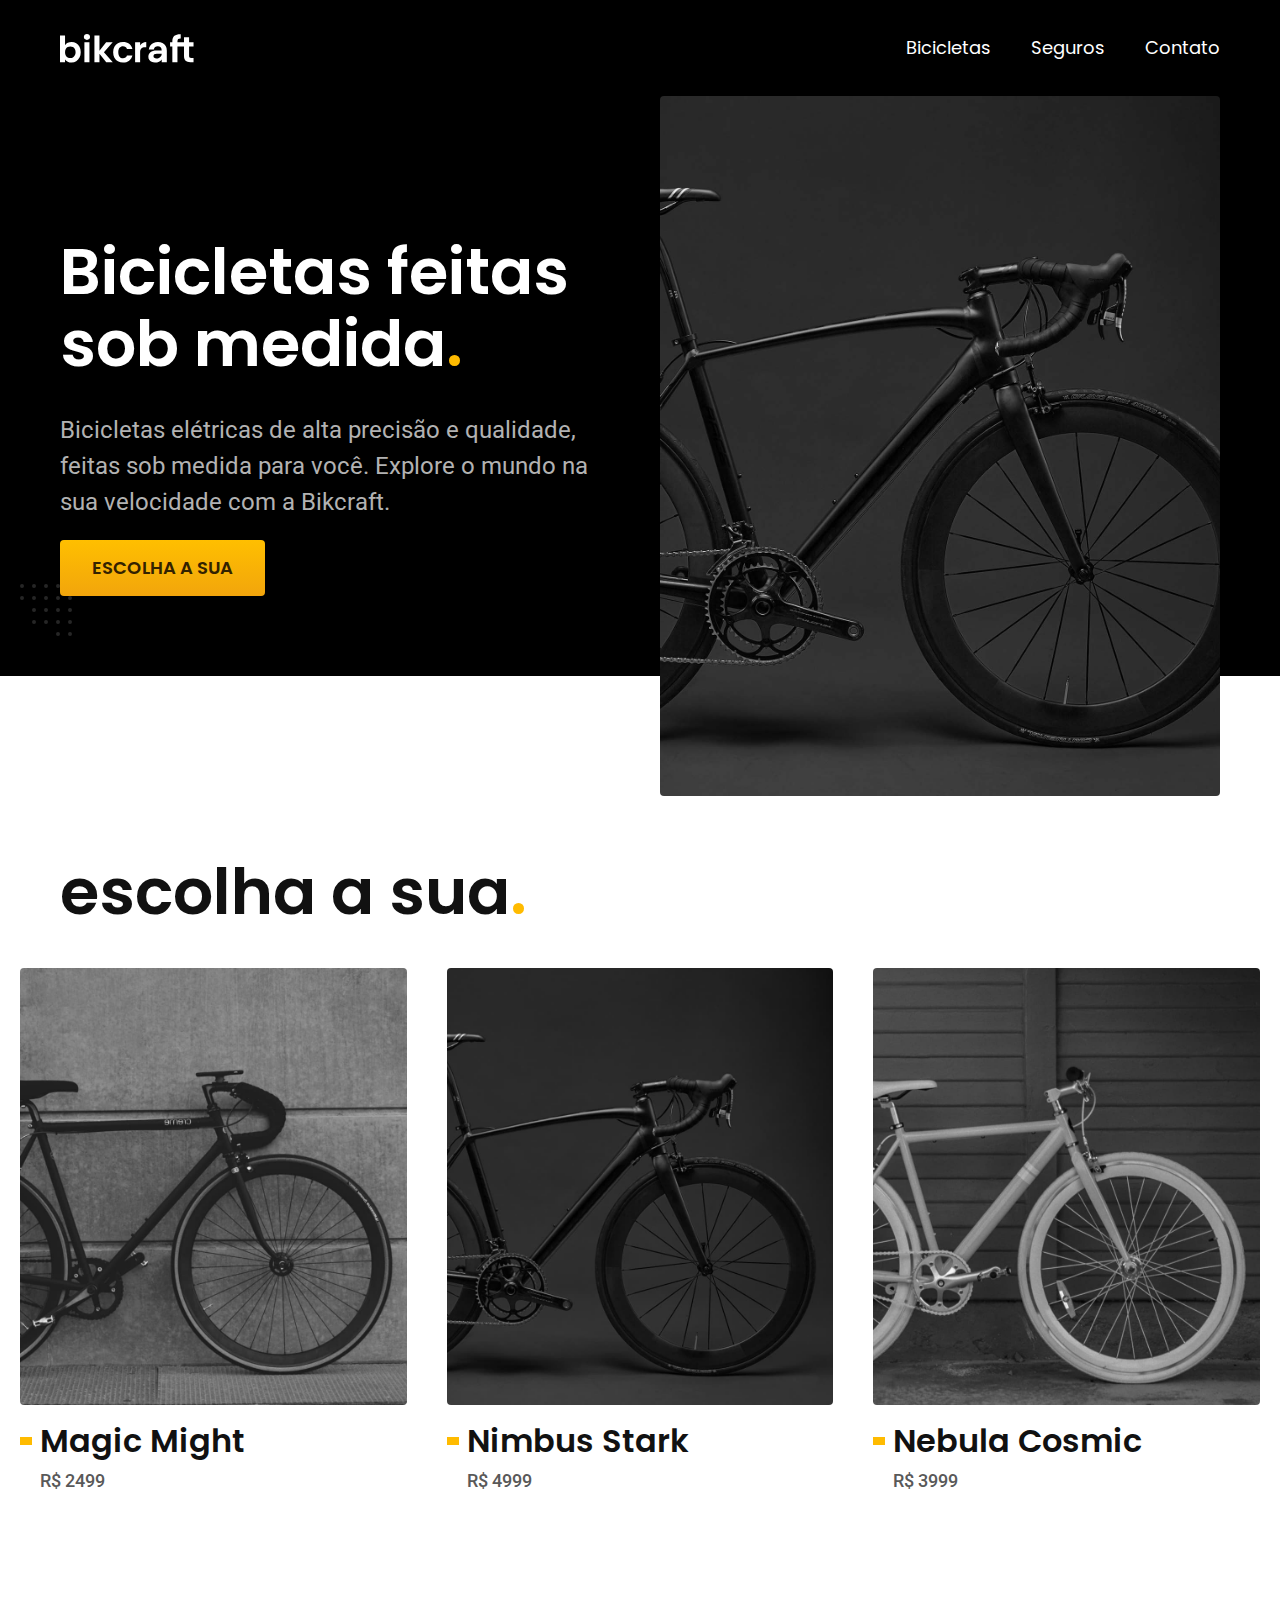
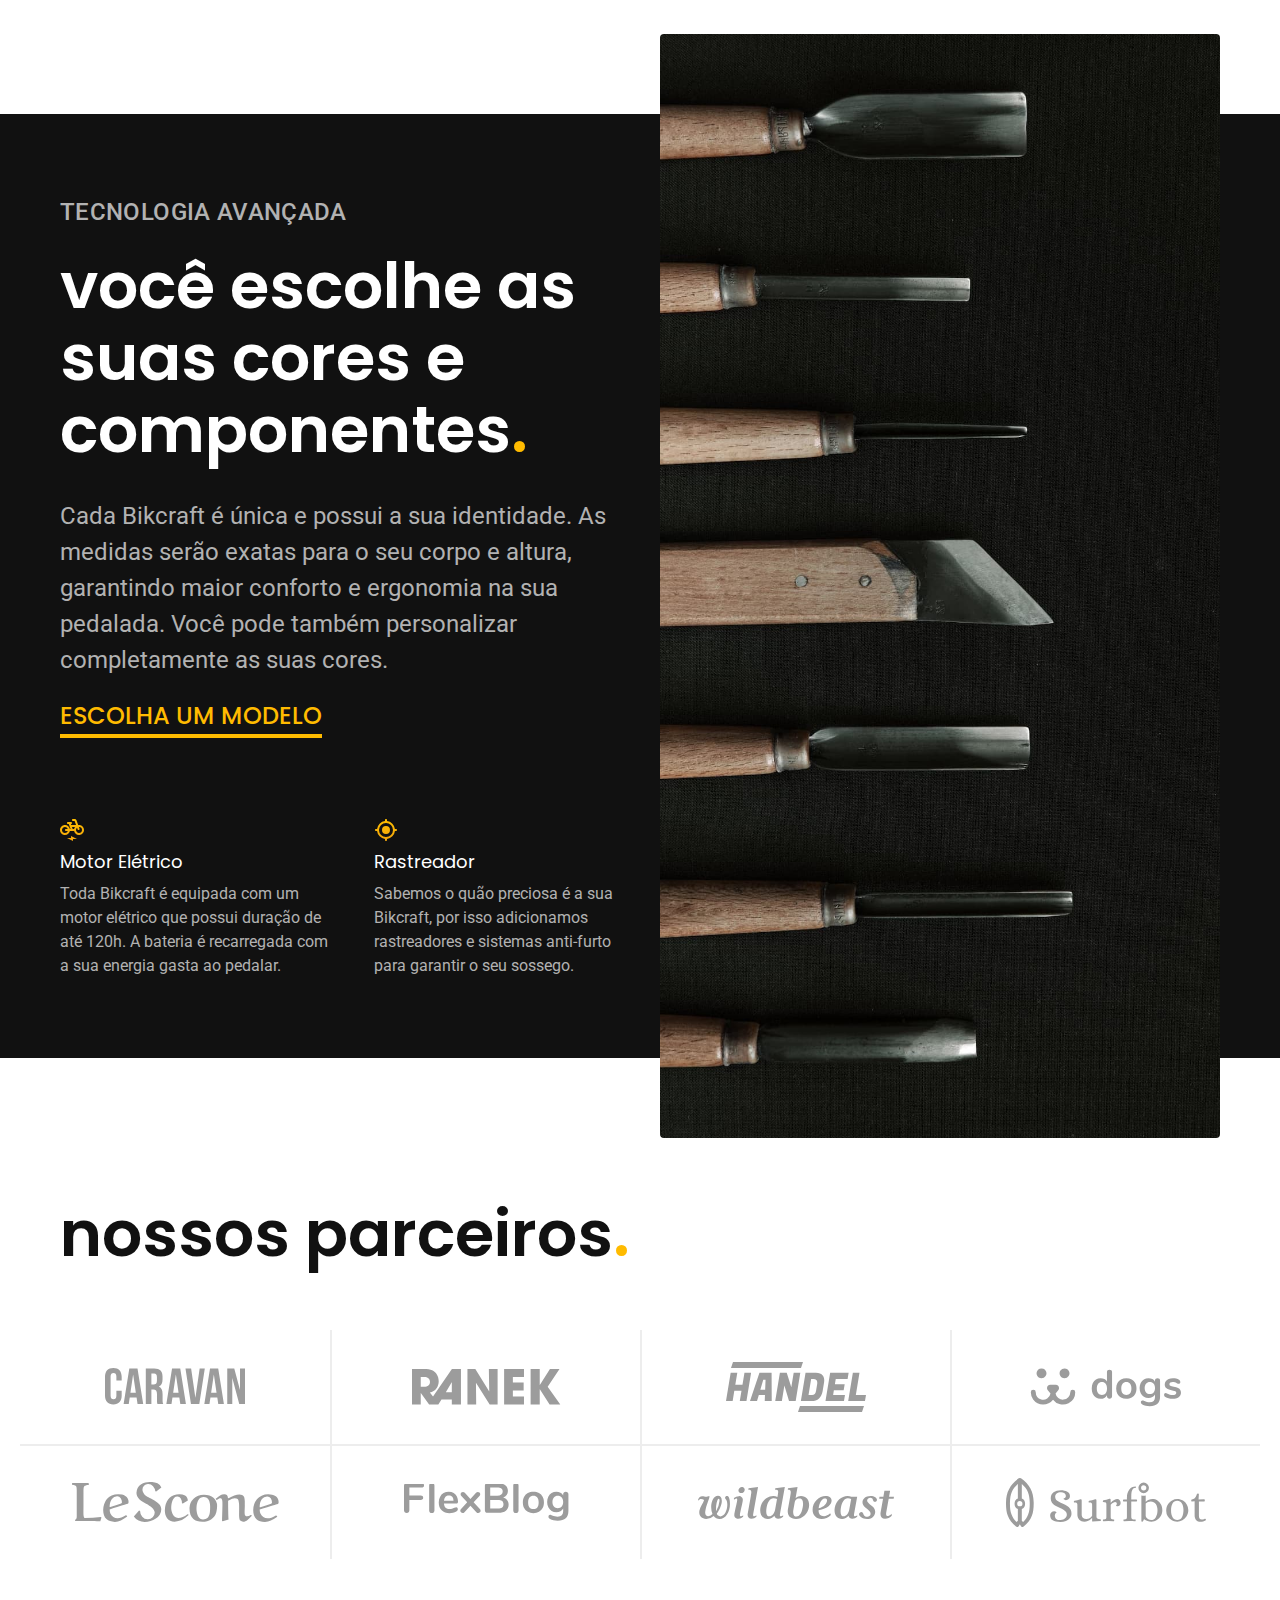
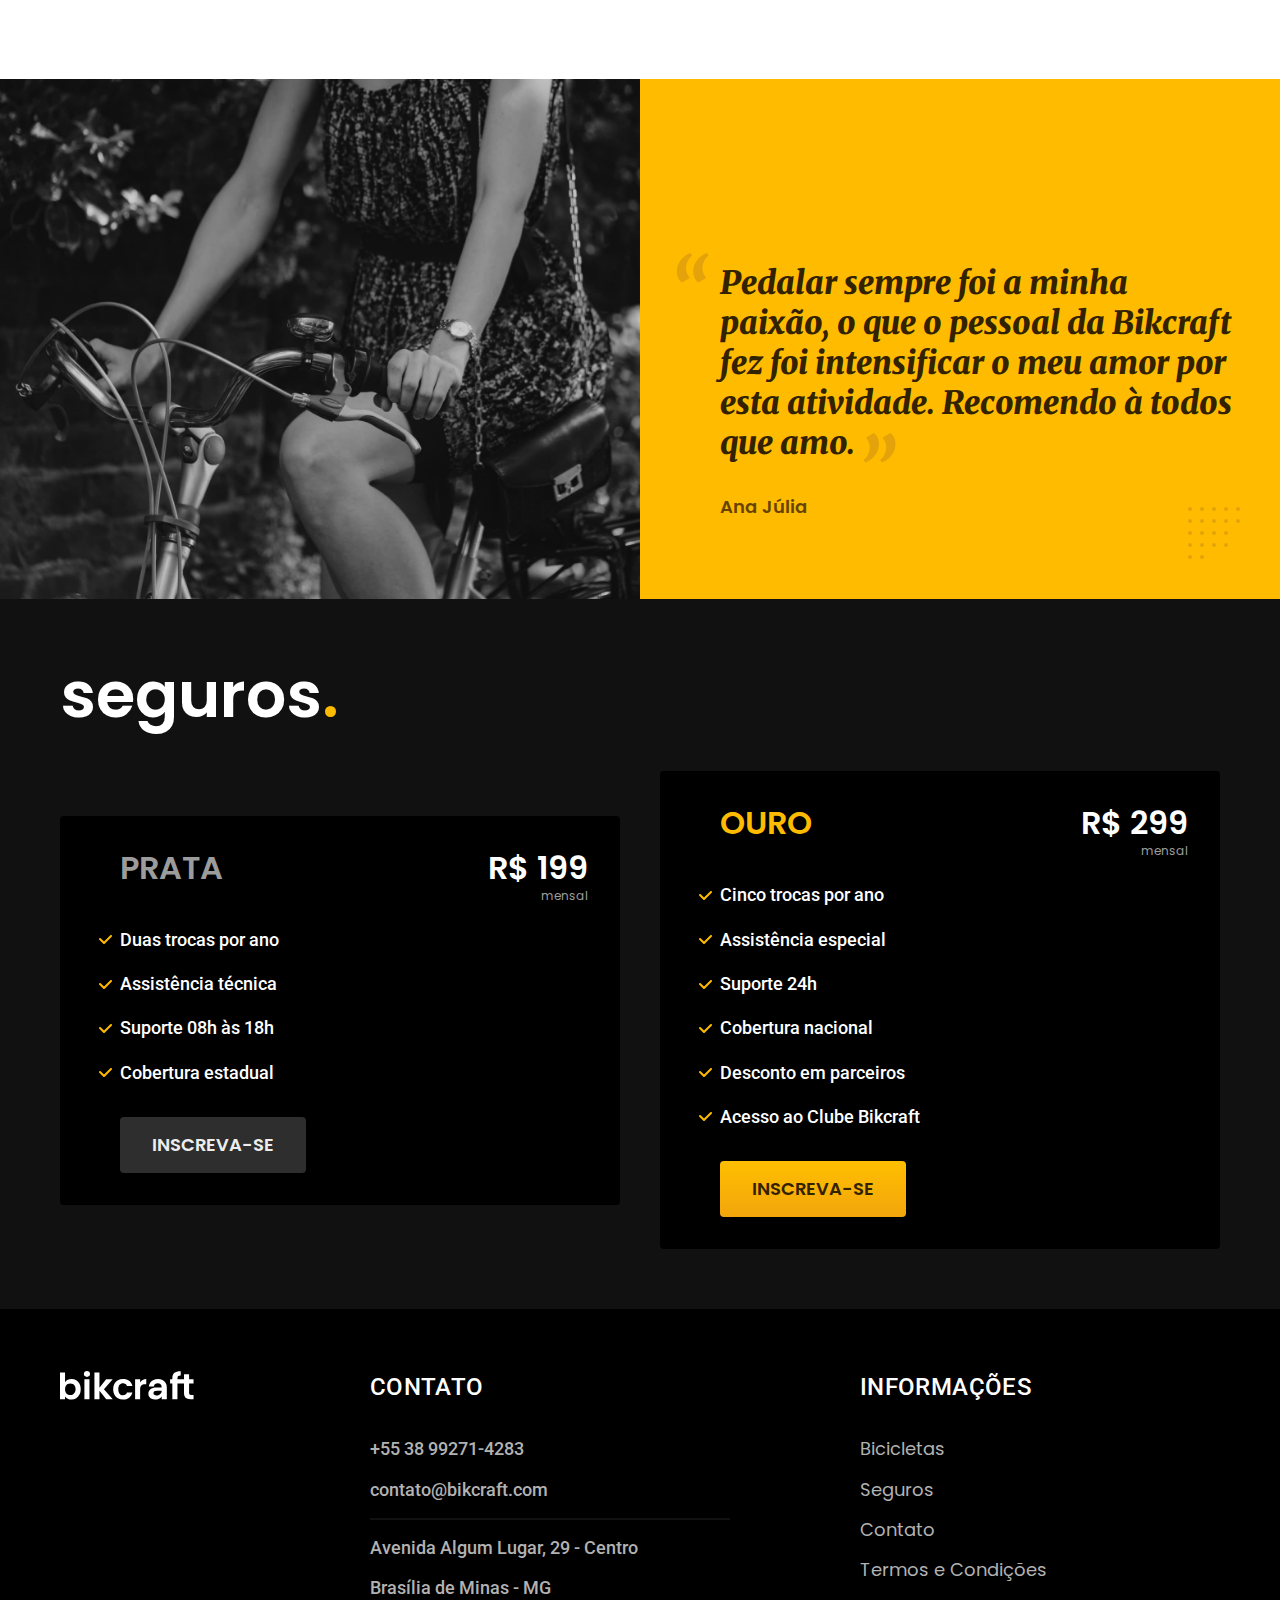
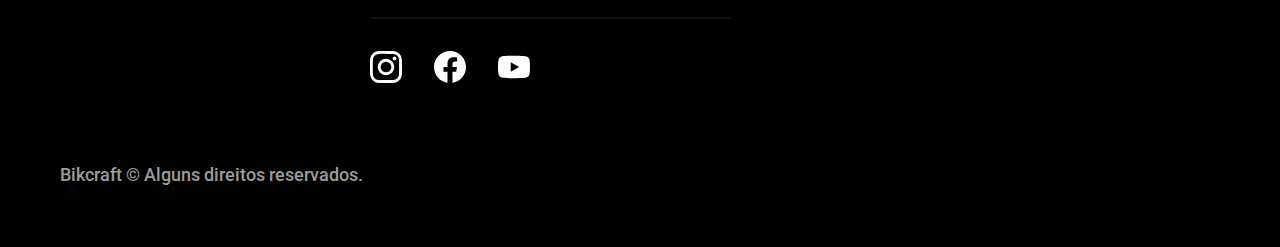
<file: index.html>
<!DOCTYPE html>
<html lang="pt-br">

<head>
  <meta charset="UTF-8">
  <meta name="viewport" content="width=device-width, initial-scale=1.0">

  <title>Bikcraft - Bicicletas Elétricas</title>
  <meta name="description" content="Bicicletas elétricas de alta precisão e qualidade, feitas sob medida para o cliente. Explore o mundo na sua velocidade com a Bikcraft.">

  <link rel="icon" href="./favicon.svg" type="image/svg+xml">
  <link rel="preload" href="./css/style.min.css" as="style">
  <link rel="stylesheet" href="./css/style.min.css">

  <script>document.documentElement.classList.add('js');</script>

  <link rel="preconnect" href="https://fonts.googleapis.com">
  <link rel="preconnect" href="https://fonts.gstatic.com" crossorigin>
  <link href="https://fonts.googleapis.com/css2?family=Merriweather:ital,wght@1,900&family=Poppins:wght@400;600&family=Roboto:wght@400;500&display=swap" rel="stylesheet">
</head>

<body>
  <header class="header-bg">
    <div class="header container">
      <a href="./">
        <img src="./img/bikcraft.svg" width="136" height="32" alt="Bikcraft">
      </a>

      <nav aria-label="primaria">
        <ul class="header-menu font-1-m cor-0">
          <li><a href="./bicicletas.html">Bicicletas</a></li>
          <li><a href="./seguros.html">Seguros</a></li>
          <li><a href="./contato.html">Contato</a></li>
        </ul>
      </nav>
    </div>
  </header>

  <main class="introducao-bg">
    <div class="introducao container">
      <div class="introducao-conteudo">
        <h1 class="font-1-xxl cor-0 fadeInDown" data-anime="200">Bicicletas feitas sob medida<span class="cor-p1">.</span></h1>
        <p class="font-2-l cor-5 fadeInDown" data-anime="400">Bicicletas elétricas de alta precisão e qualidade, feitas sob medida para você. Explore o mundo na sua velocidade com a Bikcraft.</p>
        <a class="botao fadeInDown" data-anime="600" href="./bicicletas.html">Escolha a sua</a>
      </div>
      <picture data-anime="800" class="fadeInDown">
        <source media="(max-width: 800px)" srcset="./img/bicicletas/nimbus.jpg">
        <img src="./img/fotos/introducao.jpg" width="1280" height="1600" alt="Bicicleta elétrica preta.">
      </picture>
    </div>
  </main>

  <article class="bicicletas-lista">
    <h2 class="container font-1-xxl">escolha a sua<span class="cor-p1">.</span></h2>

    <ul>
      <li>
        <a href="./bicicletas/magic.html">
          <img src="./img/bicicletas/magic-home.jpg" width="920" height="1040" alt="Bicicleta preta">
          <h3 class="font-1-xl">Magic Might</h3>
          <span class="font-2-m cor-8">R$ 2499</span>
        </a>
      </li>
      <li>
        <a href="./bicicletas/nimbus.html">
          <img src="./img/bicicletas/nimbus-home.jpg" width="920" height="1040" alt="Bicicleta preta">
          <h3 class="font-1-xl">Nimbus Stark</h3>
          <span class="font-2-m cor-8">R$ 4999</span>
        </a>
      </li>
      <li>
        <a href="./bicicletas/nebula.html">
          <img src="./img/bicicletas/nebula-home.jpg" width="920" height="1040" alt="Bicicleta preta">
          <h3 class="font-1-xl">Nebula Cosmic</h3>
          <span class="font-2-m cor-8">R$ 3999</span>
        </a>
      </li>
    </ul>
  </article>

  <article class="tecnologia-bg">
    <div class="tecnologia container">
      <div class="tecnologia-conteudo">
        <span class="font-2-l-b cor-5">Tecnologia Avançada</span>
        <h2 class="font-1-xxl cor-0">você escolhe as suas cores e componentes<span class="cor-p1">.</span></h2>
        <p class="font-2-l cor-5">Cada Bikcraft é única e possui a sua identidade. As medidas serão exatas para o seu corpo e altura, garantindo maior conforto e ergonomia na sua pedalada. Você pode também personalizar completamente as suas cores.</p>
        <a class="link" href="./bicicletas.html">Escolha um modelo</a>
        <div class="tecnologia-vantagens">
          <div>
            <img src="./img/icones/eletrica.svg" width="24" height="24" alt="">
            <h3 class="font-1-m cor-0">Motor Elétrico</h3>
            <p class="font-2-s cor-5">Toda Bikcraft é equipada com um motor elétrico que possui duração de até 120h. A bateria é recarregada com a sua energia gasta ao pedalar.</p>
          </div>
          <div>
            <img src="./img/icones/rastreador.svg" width="24 " height="24" alt="">
            <h3 class="font-1-m cor-0">Rastreador</h3>
            <p class="font-2-s cor-5">Sabemos o quão preciosa é a sua Bikcraft, por isso adicionamos rastreadores e sistemas anti-furto para garantir o seu sossego.</p>
          </div>
        </div>
      </div>
      <div class="tecnologia-imagem">
        <img src="./img/fotos/tecnologia.jpg" width="1200" height="1920" alt="">
      </div>
    </div>
  </article>

  <section class="parceiros" aria-label="Nossos Parceiros">
    <h2 class="container font-1-xxl">nossos parceiros<span class="cor-p1">.</span></h2>

    <ul>
      <li><img src="./img/parceiros/caravan.svg" alt="caravan" width="140" height="38"></li>
      <li><img src="./img/parceiros/ranek.svg" alt="ranek" width="149" height="36"></li>
      <li><img src="./img/parceiros/handel.svg" alt="handel" width="140" height="50"></li>
      <li><img src="./img/parceiros/dogs.svg" alt="dogs" width="152" height="39"></li>
      <li><img src="./img/parceiros/lescone.svg" alt="lescone" width="208" height="41"></li>
      <li><img src="./img/parceiros/flexblog.svg" alt="flexblog" width="165" height="38"></li>
      <li><img src="./img/parceiros/wildbeast.svg" alt="wildbeast" width="196" height="34"></li>
      <li><img src="./img/parceiros/surfbot.svg" alt="surfbot" width="200" height="49"></li>
    </ul>
  </section>

  <section class="depoimento" aria-label="Depoimento">
    <div>
      <img src="./img/fotos/depoimento.jpg" width="1560" height="1360" alt="Pessoa pedalando uma bicicleta Bikcraft">
    </div>
    <div class="depoimento-conteudo">
      <blockquote class="font-1-xl cor-p5">
        <p>Pedalar sempre foi a minha paixão, o que o pessoal da Bikcraft fez foi intensificar o meu amor por esta atividade. Recomendo à todos que amo.</p>
      </blockquote>
      <span class="font-1-m-b cor-p4">Ana Júlia</span>
    </div>
  </section>

  <article class="seguros-bg">
    <div class="seguros container">
      <h2 class="font-1-xxl cor-0">seguros<span class="cor-p1">.</span></h2>
      <div class="seguros-item">
        <h3 class="font-1-xl cor-6">PRATA</h3>
        <span class="font-1-xl cor-0">R$ 199 <span class="font-1-xs cor-6">mensal</span></span>
        <ul class="font-2-m cor-0">
          <li>Duas trocas por ano</li>
          <li>Assistência técnica</li>
          <li>Suporte 08h às 18h</li>
          <li>Cobertura estadual</li>
        </ul>
        <a class="botao secundario" href="./orcamento.html?tipo=seguro&produto=prata">Inscreva-se</a>
      </div>

      <div class="seguros-item">
        <h3 class="font-1-xl cor-p1">OURO</h3>
        <span class="font-1-xl cor-0">R$ 299 <span class="font-1-xs cor-6">mensal</span></span>
        <ul class="font-2-m cor-0">
          <li>Cinco trocas por ano</li>
          <li>Assistência especial</li>
          <li>Suporte 24h</li>
          <li>Cobertura nacional</li>
          <li>Desconto em parceiros</li>
          <li>Acesso ao Clube Bikcraft</li>
        </ul>
        <a class="botao" href="./orcamento.html?tipo=seguro&produto=ouro">Inscreva-se</a>
      </div>
    </div>
  </article>

  <footer class="footer-bg">
    <div class="footer container">
      <img src="./img/bikcraft.svg" width="136" height="32" alt="Bikcraft">
      <div class="footer-contato">
        <h3 class="font-2-l-b cor-0">Contato</h3>
        <ul class="font-2-m cor-5">
          <li><a href="tel:+5538992714283">+55 38 99271-4283</a></li>
          <li><a href="mailto:contato@bikcraft.com">contato@bikcraft.com</a></li>
          <li>Avenida Algum Lugar, 29 - Centro</li>
          <li>Brasília de Minas - MG</li>
        </ul>
        <div class="footer-redes">
          <a href="./">
            <img src="./img/redes/instagram.svg" width="32" height="32" alt="Instagram">
          </a>
          <a href="./">
            <img src="./img/redes/facebook.svg" width="32" height="32" alt="Facebook">
          </a>
          <a href="./">
            <img src="./img/redes/youtube.svg" width="32" height="32" alt="Youtube">
          </a>
        </div>
      </div>
      <div class="footer-informacoes">
        <h3 class="font-2-l-b cor-0">Informações</h3>
        <nav>
          <ul class="font-1-m cor-5">
            <li><a href="./bicicletas.html">Bicicletas</a></li>
            <li><a href="./seguros.html">Seguros</a></li>
            <li><a href="./contato.html">Contato</a></li>
            <li><a href="./termos.html">Termos e Condições</a></li>
          </ul>
        </nav>
      </div>
      <p class="footer-copy font-2-m cor-6">Bikcraft © Alguns direitos reservados.</p>
    </div>
    <script type="text/javascript">
      (function () {
        var options = {
          whatsapp: "+5538992714283", // WhatsApp number (Substitua pleo seu WhatsApp - Composto Código País + DDD + Número do Telefone)
          call_to_action: "Olá, como podemos ajudá-lo?", // Call to action
          button_color: "#ffbb00", // Color of button
          position: "right", // Position may be 'right' or 'left'
          order: "whatsapp", // Order of buttons
        };
        var proto = 'https:', host = "getbutton.io", url = proto + '//static.' + host;
        var s = document.createElement('script');
        s.type = 'text/javascript';
        s.async = true;
        s.src = url + '/widget-send-button/js/init.js';
        s.onload = function () {
          WhWidgetSendButton.init(host, proto, options);
        };
        var x = document.getElementsByTagName('script')[0];
        x.parentNode.insertBefore(s, x);
      })();
    </script>
    <script src="./js/plugins/simple-anime.js"></script>
    <script src="./js/script.js"></script>
  </footer>
</body>

</html>
</file>
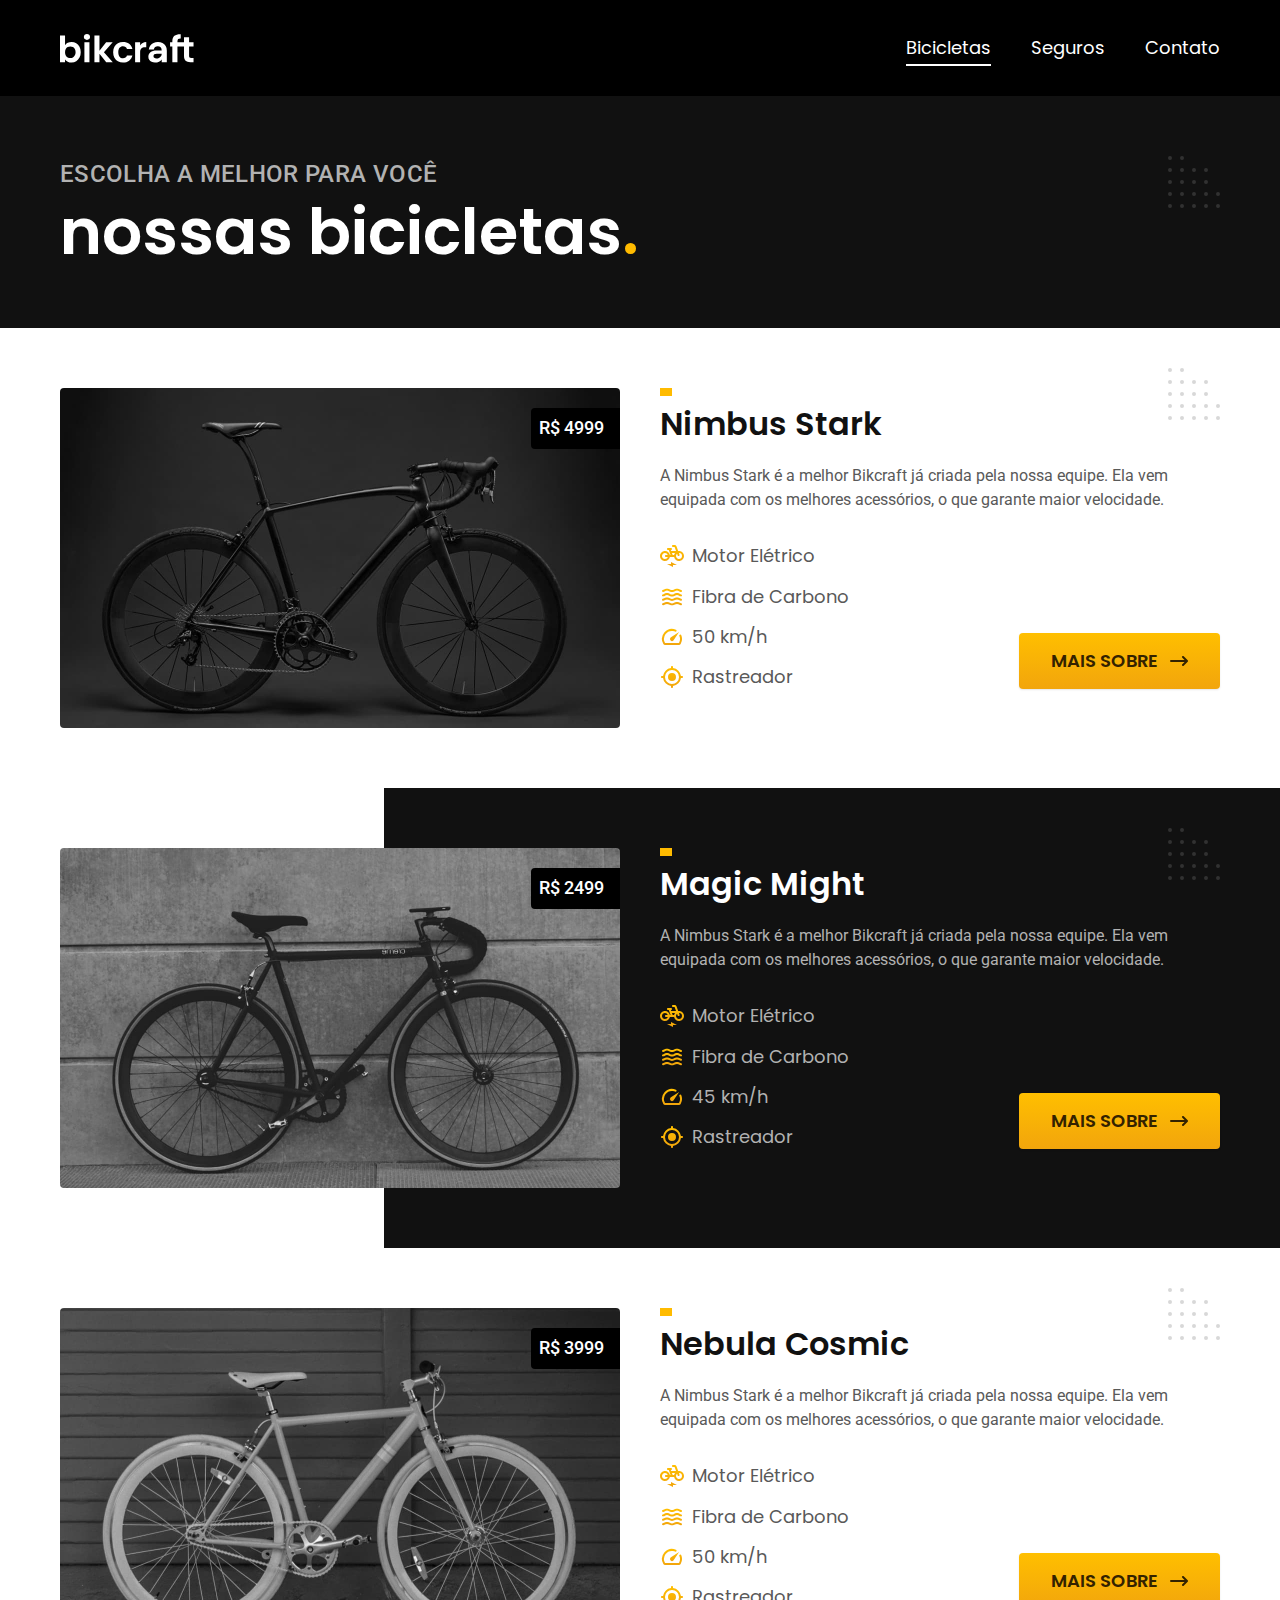
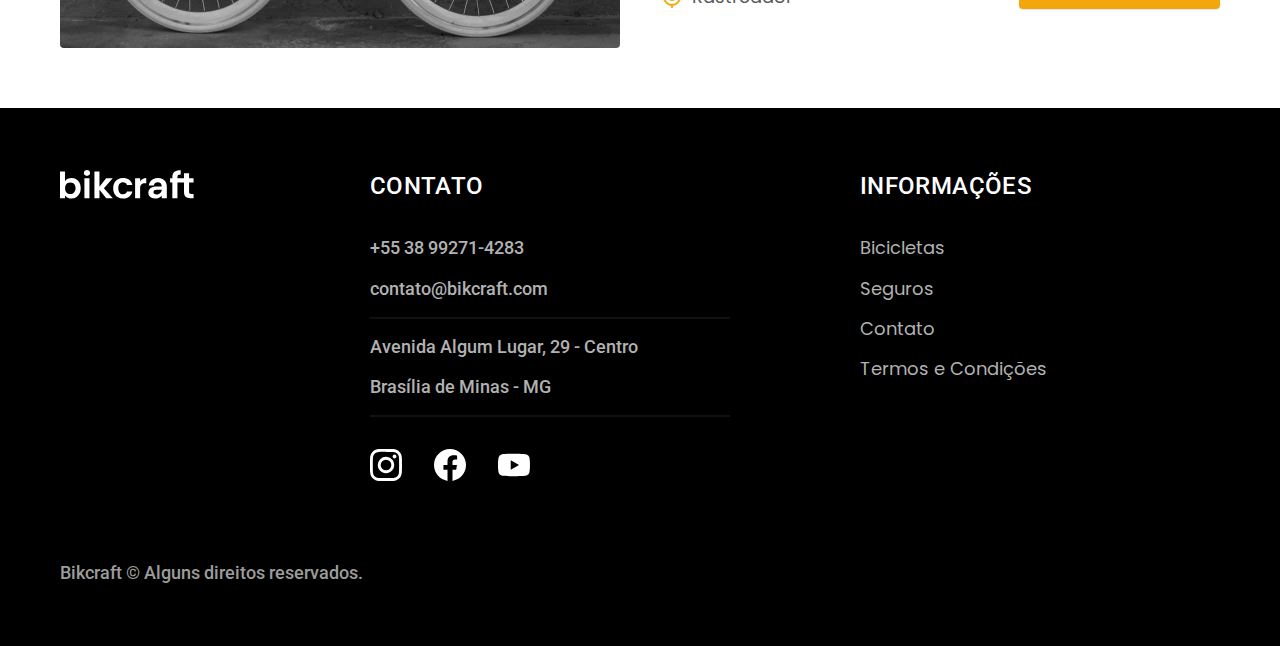
<file: bicicletas.html>
<!DOCTYPE html>
<html lang="pt-br">

<head>
  <meta charset="UTF-8">
  <meta name="viewport" content="width=device-width, initial-scale=1.0">

  <title>Bicicletas | Bikcraft</title>
  <meta name="description" content="Bicicletas.">

  <link rel="icon" href="./favicon.svg" type="image/svg+xml">
  <link rel="preload" href="./css/style.min.css" as="style">
  <link rel="stylesheet" href="./css/style.min.css">

  <script>document.documentElement.classList.add('js');</script>

  <link rel="preconnect" href="https://fonts.googleapis.com">
  <link rel="preconnect" href="https://fonts.gstatic.com" crossorigin>
  <link href="https://fonts.googleapis.com/css2?family=Merriweather:ital,wght@1,900&family=Poppins:wght@400;600&family=Roboto:wght@400;500&display=swap" rel="stylesheet">
</head>

<body id="bicicletas">
  <header class="header-bg">
    <div class="header container">
      <a href="./">
        <img src="./img/bikcraft.svg" width="136" height="32" alt="Bikcraft">
      </a>

      <nav aria-label="primaria">
        <ul class="header-menu font-1-m cor-0">
          <li><a href="./bicicletas.html">Bicicletas</a></li>
          <li><a href="./seguros.html">Seguros</a></li>
          <li><a href="./contato.html">Contato</a></li>
        </ul>
      </nav>
    </div>
  </header>

  <main>
    <div class="titulo-bg">
      <div class="titulo container">
        <p class="font-2-l-b cor-5">escolha a melhor para você</p>
        <h1 class="font-1-xxl cor-0">nossas bicicletas<span class="cor-p1">.</span></h1>
      </div>
    </div>

    <div class="bicicletas container">
      <div class="bicicletas-imagem">
        <img src="./img/bicicletas/nimbus.jpg" width="1120" height="680" alt="Bicicleta Preta">
        <span class="font-2-m cor-0"> R$ 4999</span>
      </div>
      <div class="bicicletas-conteudo">
        <h2 class="font-1-xl">Nimbus Stark</h2>
        <p class="font-2-s cor-8">A Nimbus Stark é a melhor Bikcraft já criada pela nossa equipe. Ela vem equipada com os melhores acessórios, o que garante maior velocidade.</p>
        <ul class="font-1-m cor-8">
          <li>
            <img src="./img/icones/eletrica.svg" width="32" height="32" alt="">
            Motor Elétrico
          </li>
          <li>
            <img src="./img/icones/carbono.svg" width="32" height="32" alt="">
            Fibra de Carbono
          </li>
          <li>
            <img src="./img/icones/velocidade.svg" width="32" height="32" alt="">
            50 km/h
          </li>
          <li>
            <img src="./img/icones/rastreador.svg" width="32" height="32" alt="">
            Rastreador
          </li>
        </ul>
        <a class="botao seta" href="./bicicletas/nimbus.html">Mais Sobre</a>
      </div>
    </div>

    <div class="bicicletas-bg">
      <div class="bicicletas container">
        <div class="bicicletas-imagem">
          <img src="./img/bicicletas/magic.jpg" width="1120" height="680" alt="Bicicleta Preta">
          <span class="font-2-m cor-0"> R$ 2499</span>
        </div>
        <div class="bicicletas-conteudo">
          <h2 class="font-1-xl cor-0">Magic Might</h2>
          <p class="font-2-s cor-5">A Nimbus Stark é a melhor Bikcraft já criada pela nossa equipe. Ela vem equipada com os melhores acessórios, o que garante maior velocidade.</p>
          <ul class="font-1-m cor-5">
            <li>
              <img src="./img/icones/eletrica.svg" width="32" height="32" alt="">
              Motor Elétrico
            </li>
            <li>
              <img src="./img/icones/carbono.svg" width="32" height="32" alt="">
              Fibra de Carbono
            </li>
            <li>
              <img src="./img/icones/velocidade.svg" width="32" height="32" alt="">
              45 km/h
            </li>
            <li>
              <img src="./img/icones/rastreador.svg" width="32" height="32" alt="">
              Rastreador
            </li>
          </ul>
          <a class="botao seta" href="./bicicletas/magic.html">Mais Sobre</a>
        </div>
      </div>
    </div>

    <div class="bicicletas container">
      <div class="bicicletas-imagem">
        <img src="./img/bicicletas/nebula.jpg" width="1120" height="680" alt="Bicicleta Preta">
        <span class="font-2-m cor-0"> R$ 3999</span>
      </div>
      <div class="bicicletas-conteudo">
        <h2 class="font-1-xl">Nebula Cosmic</h2>
        <p class="font-2-s cor-8">A Nimbus Stark é a melhor Bikcraft já criada pela nossa equipe. Ela vem equipada com os melhores acessórios, o que garante maior velocidade.</p>
        <ul class="font-1-m cor-8">
          <li>
            <img src="./img/icones/eletrica.svg" width="32" height="32" alt="">
            Motor Elétrico
          </li>
          <li>
            <img src="./img/icones/carbono.svg" width="32" height="32" alt="">
            Fibra de Carbono
          </li>
          <li>
            <img src="./img/icones/velocidade.svg" width="32" height="32" alt="">
            50 km/h
          </li>
          <li>
            <img src="./img/icones/rastreador.svg" width="32" height="32" alt="">
            Rastreador
          </li>
        </ul>
        <a class="botao seta" href="./bicicletas/nebula.html">Mais Sobre</a>
      </div>
    </div>

  </main>

  <footer class="footer-bg">
    <div class="footer container">
      <img src="./img/bikcraft.svg" width="136" height="32" alt="Bikcraft">
      <div class="footer-contato">
        <h3 class="font-2-l-b cor-0">Contato</h3>
        <ul class="font-2-m cor-5">
          <li><a href="tel:+5538992714283">+55 38 99271-4283</a></li>
          <li><a href="mailto:contato@bikcraft.com">contato@bikcraft.com</a></li>
          <li>Avenida Algum Lugar, 29 - Centro</li>
          <li>Brasília de Minas - MG</li>
        </ul>
        <div class="footer-redes">
          <a href="./">
            <img src="./img/redes/instagram.svg" width="32" height="32" alt="Instagram">
          </a>
          <a href="./">
            <img src="./img/redes/facebook.svg" width="32" height="32" alt="Facebook">
          </a>
          <a href="./">
            <img src="./img/redes/youtube.svg" width="32" height="32" alt="Youtube">
          </a>
        </div>
      </div>
      <div class="footer-informacoes">
        <h3 class="font-2-l-b cor-0">Informações</h3>
        <nav>
          <ul class="font-1-m cor-5">
            <li><a href="./bicicletas.html">Bicicletas</a></li>
            <li><a href="./seguros.html">Seguros</a></li>
            <li><a href="./contato.html">Contato</a></li>
            <li><a href="./termos.html">Termos e Condições</a></li>
          </ul>
        </nav>
      </div>
      <p class="footer-copy font-2-m cor-6">Bikcraft © Alguns direitos reservados.</p>
    </div>
    <script type="text/javascript">
      (function () {
        var options = {
          whatsapp: "+5538992714283", // WhatsApp number (Substitua pleo seu WhatsApp - Composto Código País + DDD + Número do Telefone)
          call_to_action: "Olá, como podemos ajudá-lo?", // Call to action
          button_color: "#ffbb00", // Color of button
          position: "right", // Position may be 'right' or 'left'
          order: "whatsapp", // Order of buttons
        };
        var proto = 'https:', host = "getbutton.io", url = proto + '//static.' + host;
        var s = document.createElement('script');
        s.type = 'text/javascript';
        s.async = true;
        s.src = url + '/widget-send-button/js/init.js';
        s.onload = function () {
          WhWidgetSendButton.init(host, proto, options);
        };
        var x = document.getElementsByTagName('script')[0];
        x.parentNode.insertBefore(s, x);
      })();
    </script>
  </footer>
  <script src="./js/script.js"></script>
</body>

</html>
</file>
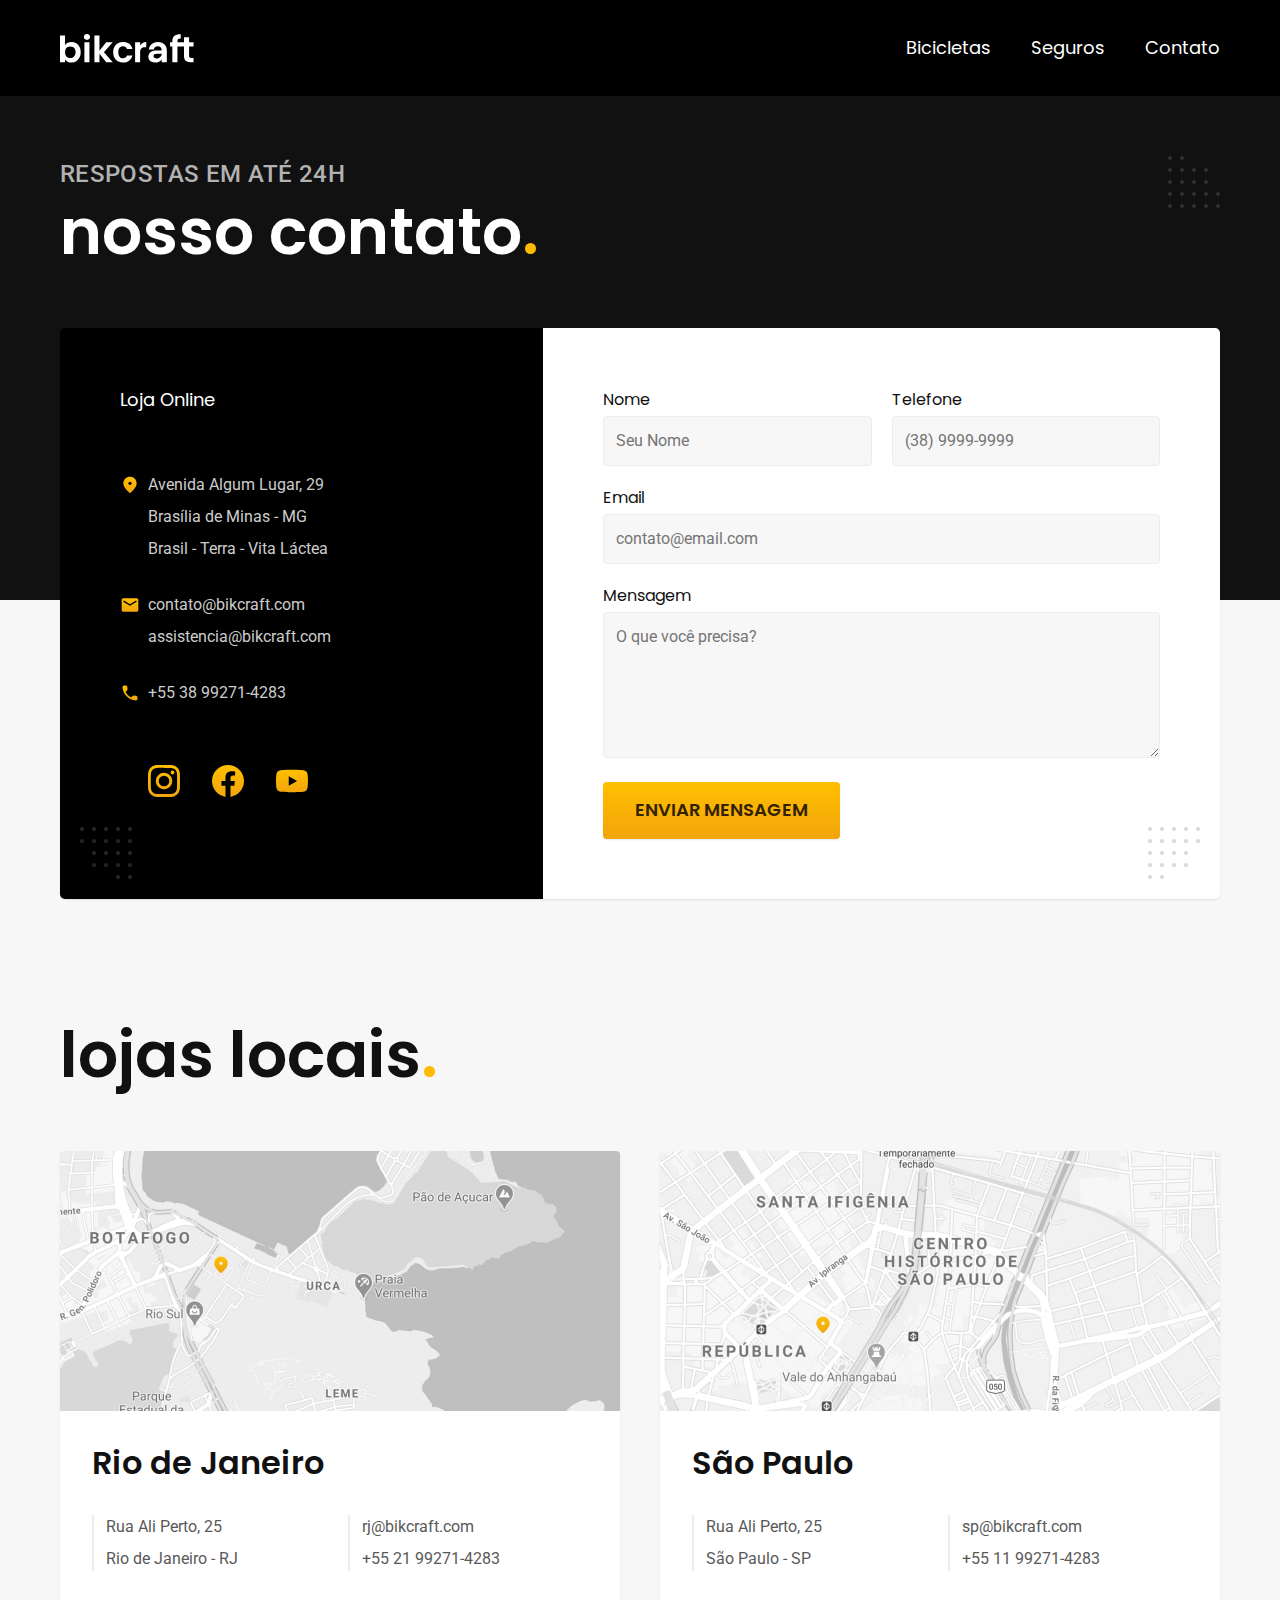
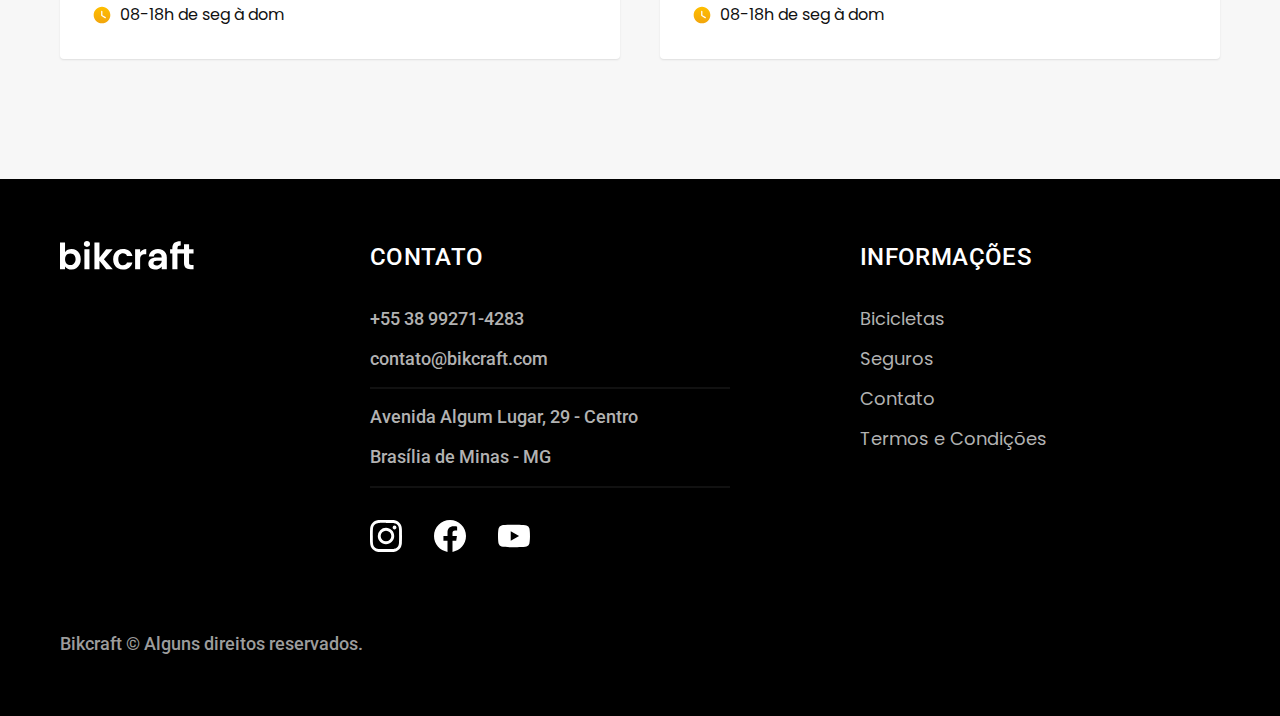
<file: contato.html>
<!DOCTYPE html>
<html lang="pt-br">

<head>
  <meta charset="UTF-8">
  <meta name="viewport" content="width=device-width, initial-scale=1.0">

  <title>Contato | Bikcraft</title>
  <meta name="description" content="Contato.">

  <link rel="icon" href="./favicon.svg" type="image/svg+xml">
  <link rel="preload" href="./css/style.min.css" as="style">
  <link rel="stylesheet" href="./css/style.min.css">

  <script>document.documentElement.classList.add('js');</script>

  <link rel="preconnect" href="https://fonts.googleapis.com">
  <link rel="preconnect" href="https://fonts.gstatic.com" crossorigin>
  <link href="https://fonts.googleapis.com/css2?family=Merriweather:ital,wght@1,900&family=Poppins:wght@400;600&family=Roboto:wght@400;500&display=swap" rel="stylesheet">
</head>

<body id="contato">
  <header class="header-bg">
    <div class="header container">
      <a href="./">
        <img src="./img/bikcraft.svg" width="136" height="32" alt="Bikcraft">
      </a>

      <nav aria-label="primaria">
        <ul class="header-menu font-1-m cor-0">
          <li><a href="./bicicletas.html">Bicicletas</a></li>
          <li><a href="./seguros.html">Seguros</a></li>
          <li><a href="./contato.html">Contato</a></li>
        </ul>
      </nav>
    </div>
  </header>

  <main>
    <div class="titulo-bg">
      <div class="titulo container">
        <p class="font-2-l-b cor-5">respostas em até 24H</p>
        <h1 class="font-1-xxl cor-0">nosso contato<span class="cor-p1">.</span></h1>
      </div>
    </div>

    <div class="contato container">
      <section class="contato-dados" aria-label="Endereço">
        <h2 class="font-1-m cor-0">Loja Online</h2>
        <div class="contato-endereco font-2-s cor-4">
          <p>Avenida Algum Lugar, 29</p>
          <p>Brasília de Minas - MG</p>
          <p>Brasil - Terra - Vita Láctea</p>
        </div>
        <address class="contato-meios font-2-s cor-4">
          <a href="mailto:contato@bikcraft.com">contato@bikcraft.com</a>
          <a href="mailto:assistencia@bikcraft.com">assistencia@bikcraft.com</a>
          <a href="tel:+5538992714283">+55 38 99271-4283</a>
        </address>
        <div class="contato-redes">
          <a href="./">
            <img src="./img/redes/instagram-p.svg" width="32" height="32" alt="Instagram">
          </a>
          <a href="./">
            <img src="./img/redes/facebook-p.svg" width="32" height="32" alt="Facebook">
          </a>
          <a href="./">
            <img src="./img/redes/youtube-p.svg" width="32" height="32" alt="Youtube">
          </a>
        </div>
      </section>
      <section class="contato-formulario" aria-label="Formulário">
        <form class="form" action="./contato.html">
          <div>
            <label for="nome">Nome</label>
            <input type="text" id="nome" name="nome" placeholder="Seu Nome" required>
          </div>
          <div>
            <label for="telefone">Telefone</label>
            <input type="text" id="telefone" name="telefone" placeholder="(38) 9999-9999" required>
          </div>
          <div class="col-2">
            <label for="email">Email</label>
            <input type="email" id="email" name="email" placeholder="contato@email.com" required>
          </div>
          <div class="col-2">
            <label for="mensagem">Mensagem</label>
            <textarea rows="5" id="mensagem" name="mensagem" placeholder="O que você precisa?"></textarea>
          </div>
          <button class="botao col-2">Enviar Mensagem</button>
        </form>
      </section>
    </div>
  </main>

  <article class="lojas container">
    <h2 class="font-1-xxl">lojas locais<span class="cor-p1">.</span></h2>
    <div class="lojas-item">
      <img src="./img/lojas/rj.jpg" width="1120" height="520" alt="mapa marcando o endereço em Rua Ali Perto, 25 - Rio de Janeiro - RJ">
      <div class="lojas-conteudo">
        <h3 class="font-1-xl">Rio de Janeiro</h3>
        <div class="lojas-dados font-2-s cor-8">
          <p>Rua Ali Perto, 25</p>
          <p>Rio de Janeiro - RJ</p>
        </div>
        <div class="lojas-dados font-2-s cor-8">
          <a href="mailto:rj@bikcraft.com">rj@bikcraft.com</a>
          <a href="tel:+5521992714283">+55 21 99271-4283</a>
        </div>
        <p class="lojas-tempo font-1-s"><img src="./img/icones/horario.svg" width="20" height="20" alt=""> 08-18h de seg à dom</p>
      </div>
    </div>

    <div class="lojas-item">
      <img src="./img/lojas/sp.jpg" width="1120" height="520" alt="mapa marcando o endereço em Rua Ali Perto, 25 - São Paulo - SP">
      <div class="lojas-conteudo">
        <h3 class="font-1-xl">São Paulo</h3>
        <div class="lojas-dados font-2-s cor-8">
          <p>Rua Ali Perto, 25</p>
          <p>São Paulo - SP</p>
        </div>
        <div class="lojas-dados font-2-s cor-8">
          <a href="mailto:sp@bikcraft.com">sp@bikcraft.com</a>
          <a href="tel:+5511992714283">+55 11 99271-4283</a>
        </div>
        <p class="lojas-tempo font-1-s"><img src="./img/icones/horario.svg" width="20" height="20" alt=""> 08-18h de seg à dom</p>
      </div>
    </div>
  </article>

  <footer class="footer-bg">
    <div class="footer container">
      <img src="./img/bikcraft.svg" width="136" height="32" alt="Bikcraft">
      <div class="footer-contato">
        <h3 class="font-2-l-b cor-0">Contato</h3>
        <ul class="font-2-m cor-5">
          <li><a href="tel:+5538992714283">+55 38 99271-4283</a></li>
          <li><a href="mailto:contato@bikcraft.com">contato@bikcraft.com</a></li>
          <li>Avenida Algum Lugar, 29 - Centro</li>
          <li>Brasília de Minas - MG</li>
        </ul>
        <div class="footer-redes">
          <a href="./">
            <img src="./img/redes/instagram.svg" width="32" height="32" alt="Instagram">
          </a>
          <a href="./">
            <img src="./img/redes/facebook.svg" width="32" height="32" alt="Facebook">
          </a>
          <a href="./">
            <img src="./img/redes/youtube.svg" width="32" height="32" alt="Youtube">
          </a>
        </div>
      </div>
      <div class="footer-informacoes">
        <h3 class="font-2-l-b cor-0">Informações</h3>
        <nav>
          <ul class="font-1-m cor-5">
            <li><a href="./bicicletas.html">Bicicletas</a></li>
            <li><a href="./seguros.html">Seguros</a></li>
            <li><a href="./contato.html">Contato</a></li>
            <li><a href="./termos.html">Termos e Condições</a></li>
          </ul>
        </nav>
      </div>
      <p class="footer-copy font-2-m cor-6">Bikcraft © Alguns direitos reservados.</p>
    </div>
    <script type="text/javascript">
      (function () {
        var options = {
          whatsapp: "+5538992714283", // WhatsApp number (Substitua pleo seu WhatsApp - Composto Código País + DDD + Número do Telefone)
          call_to_action: "Olá, como podemos ajudá-lo?", // Call to action
          button_color: "#ffbb00", // Color of button
          position: "right", // Position may be 'right' or 'left'
          order: "whatsapp", // Order of buttons
        };
        var proto = 'https:', host = "getbutton.io", url = proto + '//static.' + host;
        var s = document.createElement('script');
        s.type = 'text/javascript';
        s.async = true;
        s.src = url + '/widget-send-button/js/init.js';
        s.onload = function () {
          WhWidgetSendButton.init(host, proto, options);
        };
        var x = document.getElementsByTagName('script')[0];
        x.parentNode.insertBefore(s, x);
      })();
    </script>
  </footer>
</body>

</html>
</file>
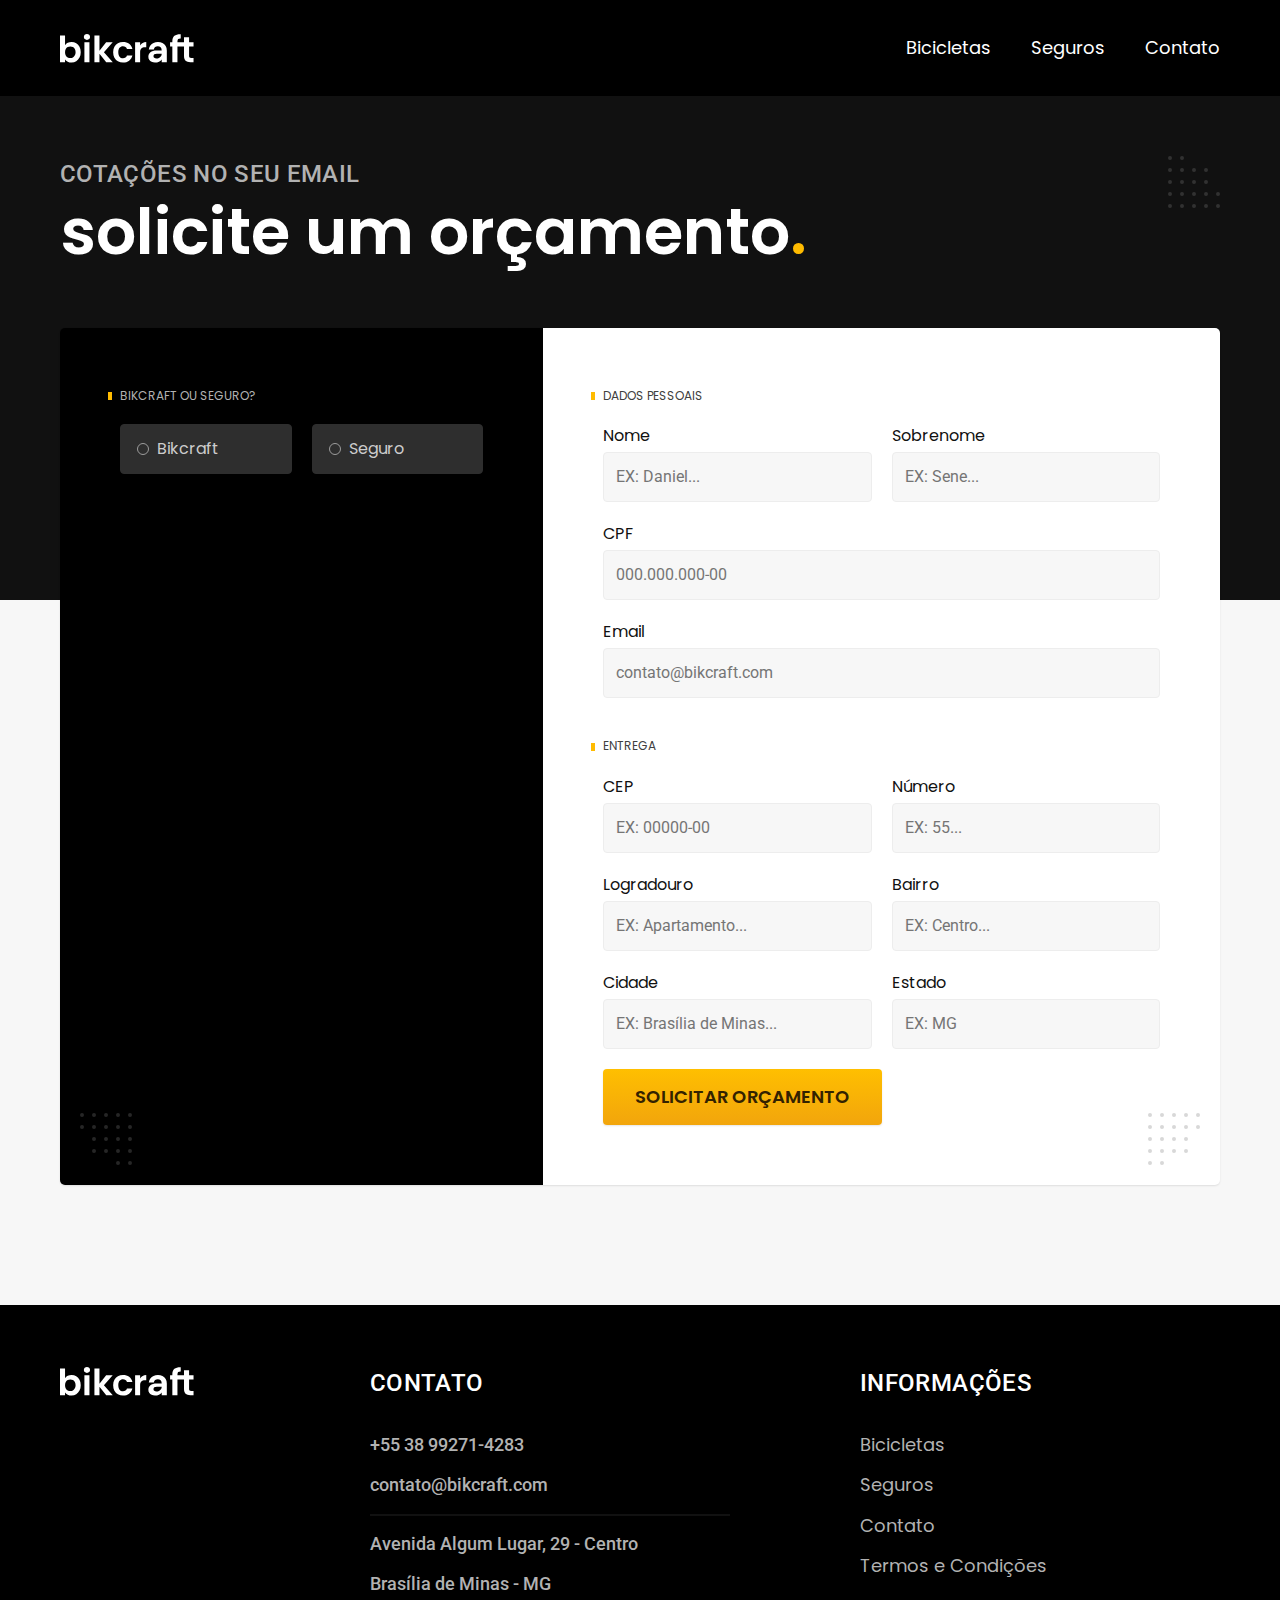
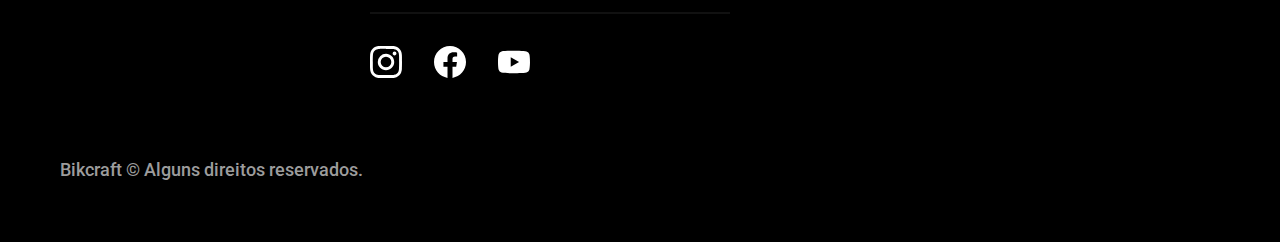
<file: orcamento.html>
<!DOCTYPE html>
<html lang="pt-br">

<head>
  <meta charset="UTF-8">
  <meta name="viewport" content="width=device-width, initial-scale=1.0">

  <title>Orçamento | Bikcraft</title>
  <meta name="description" content="Termos e Condições.">


  <link rel="icon" href="./favicon.svg" type="image/svg+xml">
  <link rel="preload" href="./css/style.min.css" as="style">
  <link rel="stylesheet" href="./css/style.min.css">

  <script>document.documentElement.classList.add('js');</script>

  <link rel="preconnect" href="https://fonts.googleapis.com">
  <link rel="preconnect" href="https://fonts.gstatic.com" crossorigin>
  <link href="https://fonts.googleapis.com/css2?family=Merriweather:ital,wght@1,900&family=Poppins:wght@400;600&family=Roboto:wght@400;500&display=swap" rel="stylesheet">
</head>

<body id="orcamento">
  <header class="header-bg">
    <div class="header container">
      <a href="./">
        <img src="./img/bikcraft.svg" width="136" height="32" alt="Bikcraft">
      </a>

      <nav aria-label="primaria">
        <ul class="header-menu font-1-m cor-0">
          <li><a href="./bicicletas.html">Bicicletas</a></li>
          <li><a href="./seguros.html">Seguros</a></li>
          <li><a href="./contato.html">Contato</a></li>
        </ul>
      </nav>
    </div>
  </header>

  <main>
    <div class="titulo-bg">
      <div class="titulo container">
        <p class="font-2-l-b cor-5">Cotações no seu email</p>
        <h1 class="font-1-xxl cor-0">solicite um orçamento<span class="cor-p1">.</span></h1>
      </div>
    </div>

    <form class="orcamento container" action="./orcamento.html">
      <div class="orcamento-produto">
        <h2 class="font-1-xs cor-5">Bikcraft ou Seguro?</h2>

        <input type="radio" name="tipo" value="bikcraft" id="bikcraft">
        <label for="bikcraft">Bikcraft</label>

        <input type="radio" name="tipo" value="seguro" id="seguro">
        <label for="seguro">Seguro</label>

        <div class="orcamento-conteudo" id="orcamento-bikcraft">
          <h2 class="font-1-xs cor-5">Escolha a sua</h2>

          <input type="radio" name="produto" value="nimbus" id="nimbus">
          <label for="nimbus">Nimbus Stark <span>R$ 4999</span></label>
          <div class="orcamento-detalhes">
            <ul class="font-1-xs cor-8">
              <li><img src="./img/icones/eletrica.svg" width="32" height="32" alt=""> Motor Elétrico</li>
              <li><img src="./img/icones/carbono.svg" width="32" height="32" alt=""> Fibra de Carbono</li>
              <li><img src="./img/icones/velocidade.svg" width="32" height="32" alt=""> 50 km/h</li>
              <li><img src="./img/icones/rastreador.svg" width="32" height="32" alt=""> Rastreador</li>
            </ul>
            <img src="./img/bicicletas/nimbus.jpg" width="1120" height="680" alt="Bicicleta preta">
          </div>

          <input type="radio" name="produto" value="magic" id="magic">
          <label for="magic">Magic Might <span>R$ 2499</span></label>
          <div class="orcamento-detalhes">
            <ul class="font-1-xs cor-8">
              <li><img src="./img/icones/eletrica.svg" width="32" height="32" alt=""> Motor Elétrico</li>
              <li><img src="./img/icones/carbono.svg" width="32" height="32" alt=""> Fibra de Carbono</li>
              <li><img src="./img/icones/velocidade.svg" width="32" height="32" alt=""> 45 km/h</li>
              <li><img src="./img/icones/rastreador.svg" v alt=""> Rastreador</li>
            </ul>
            <img src="./img/bicicletas/magic.jpg" width="1120" height="680" alt="Bicicleta preta">
          </div>

          <input type="radio" name="produto" value="nebula" id="nebula">
          <label for="nebula">Nebula Cosmic <span>R$ 3999</span></label>
          <div class="orcamento-detalhes">
            <ul class="font-1-xs cor-8">
              <li><img src="./img/icones/eletrica.svg" width="32" height="32" alt=""> Motor Elétrico</li>
              <li><img src="./img/icones/carbono.svg" width="32" height="32" alt=""> Fibra de Carbono</li>
              <li><img src="./img/icones/velocidade.svg" width="32" height="32" alt=""> 40 km/h</li>
              <li><img src="./img/icones/rastreador.svg" width="32" height="32" alt=""> Rastreador</li>
            </ul>
            <img src="./img/bicicletas/nebula.jpg" width="1120" height="680" alt="Bicicleta branca">
          </div>
        </div>

        <div class="orcamento-conteudo" id="orcamento-seguro">
          <h2 class="font-1-xs cor-5">Escolha o plano</h2>

          <input type="radio" name="produto" value="prata" id="prata">
          <label for="prata">Prata <span>R$ 199</span></label>

          <input type="radio" name="produto" value="ouro" id="ouro">
          <label for="ouro">Ouro <span>R$ 299</span></label>
        </div>
      </div>
      <div class="orcamento-dados form">
        <h2 class="font-1-xs cor-9 col-2">dados pessoais</h2>
        <div>
          <label for="nome">Nome</label>
          <input type="text" id="nome" name="nome" placeholder="EX: Daniel..." required>
        </div>
        <div>
          <label for="sobrenome">Sobrenome</label>
          <input type="text" id="sobrenome" name="sobrenome" placeholder="EX: Sene..." required>
        </div>
        <div class="col-2">
          <label for="cpf">CPF</label>
          <input type="text" id="cpf" name="cpf" placeholder="000.000.000-00" required>
        </div>
        <div class="col-2">
          <label for="email">Email</label>
          <input type="email" id="email" name="email" placeholder="contato@bikcraft.com" required>
        </div>
        <h2 class="font-1-xs cor-9 col-2">entrega</h2>
        <div>
          <label for="cep">CEP</label>
          <input type="text" id="cep" name="cep" placeholder="EX: 00000-00" required>
        </div>
        <div>
          <label for="numero">Número</label>
          <input type="text" id="numero" name="numero" placeholder="EX: 55...">
        </div>
        <div>
          <label for="logradouro">Logradouro</label>
          <input type="text" id="logradouro" name="logradouro" placeholder="EX: Apartamento...">
        </div>
        <div>
          <label for="bairro">Bairro</label>
          <input type="text" id="bairro" name="bairro" placeholder="EX: Centro...">
        </div>
        <div>
          <label for="cidade">Cidade</label>
          <input type="text" id="cidade" name="cidade" placeholder="EX: Brasília de Minas...">
        </div>
        <div>
          <label for="estado">Estado</label>
          <input type="text" id="estado" name="estado" placeholder="EX: MG">
        </div>
        <button class="botao col-2">Solicitar Orçamento</button>
      </div>
    </form>
  </main>

  <footer class="footer-bg">
    <div class="footer container">
      <img src="./img/bikcraft.svg" width="136" height="32" alt="Bikcraft">
      <div class="footer-contato">
        <h3 class="font-2-l-b cor-0">Contato</h3>
        <ul class="font-2-m cor-5">
          <li><a href="tel:+5538992714283">+55 38 99271-4283</a></li>
          <li><a href="mailto:contato@bikcraft.com">contato@bikcraft.com</a></li>
          <li>Avenida Algum Lugar, 29 - Centro</li>
          <li>Brasília de Minas - MG</li>
        </ul>
        <div class="footer-redes">
          <a href="./">
            <img src="./img/redes/instagram.svg" width="32" height="32" alt="Instagram">
          </a>
          <a href="./">
            <img src="./img/redes/facebook.svg" width="32" height="32" alt="Facebook">
          </a>
          <a href="./">
            <img src="./img/redes/youtube.svg" width="32" height="32" alt="Youtube">
          </a>
        </div>
      </div>
      <div class="footer-informacoes">
        <h3 class="font-2-l-b cor-0">Informações</h3>
        <nav>
          <ul class="font-1-m cor-5">
            <li><a href="./bicicletas.html">Bicicletas</a></li>
            <li><a href="./seguros.html">Seguros</a></li>
            <li><a href="./contato.html">Contato</a></li>
            <li><a href="./termos.html">Termos e Condições</a></li>
          </ul>
        </nav>
      </div>
      <p class="footer-copy font-2-m cor-6">Bikcraft © Alguns direitos reservados.</p>
    </div>
    <script type="text/javascript">
      (function () {
        var options = {
          whatsapp: "+5538992714283", // WhatsApp number (Substitua pleo seu WhatsApp - Composto Código País + DDD + Número do Telefone)
          call_to_action: "Olá, como podemos ajudá-lo?", // Call to action
          button_color: "#ffbb00", // Color of button
          position: "right", // Position may be 'right' or 'left'
          order: "whatsapp", // Order of buttons
        };
        var proto = 'https:', host = "getbutton.io", url = proto + '//static.' + host;
        var s = document.createElement('script');
        s.type = 'text/javascript';
        s.async = true;
        s.src = url + '/widget-send-button/js/init.js';
        s.onload = function () {
          WhWidgetSendButton.init(host, proto, options);
        };
        var x = document.getElementsByTagName('script')[0];
        x.parentNode.insertBefore(s, x);
      })();
    </script>
  </footer>
  <script src="/js/script.js"></script>
</body>

</html>
</file>
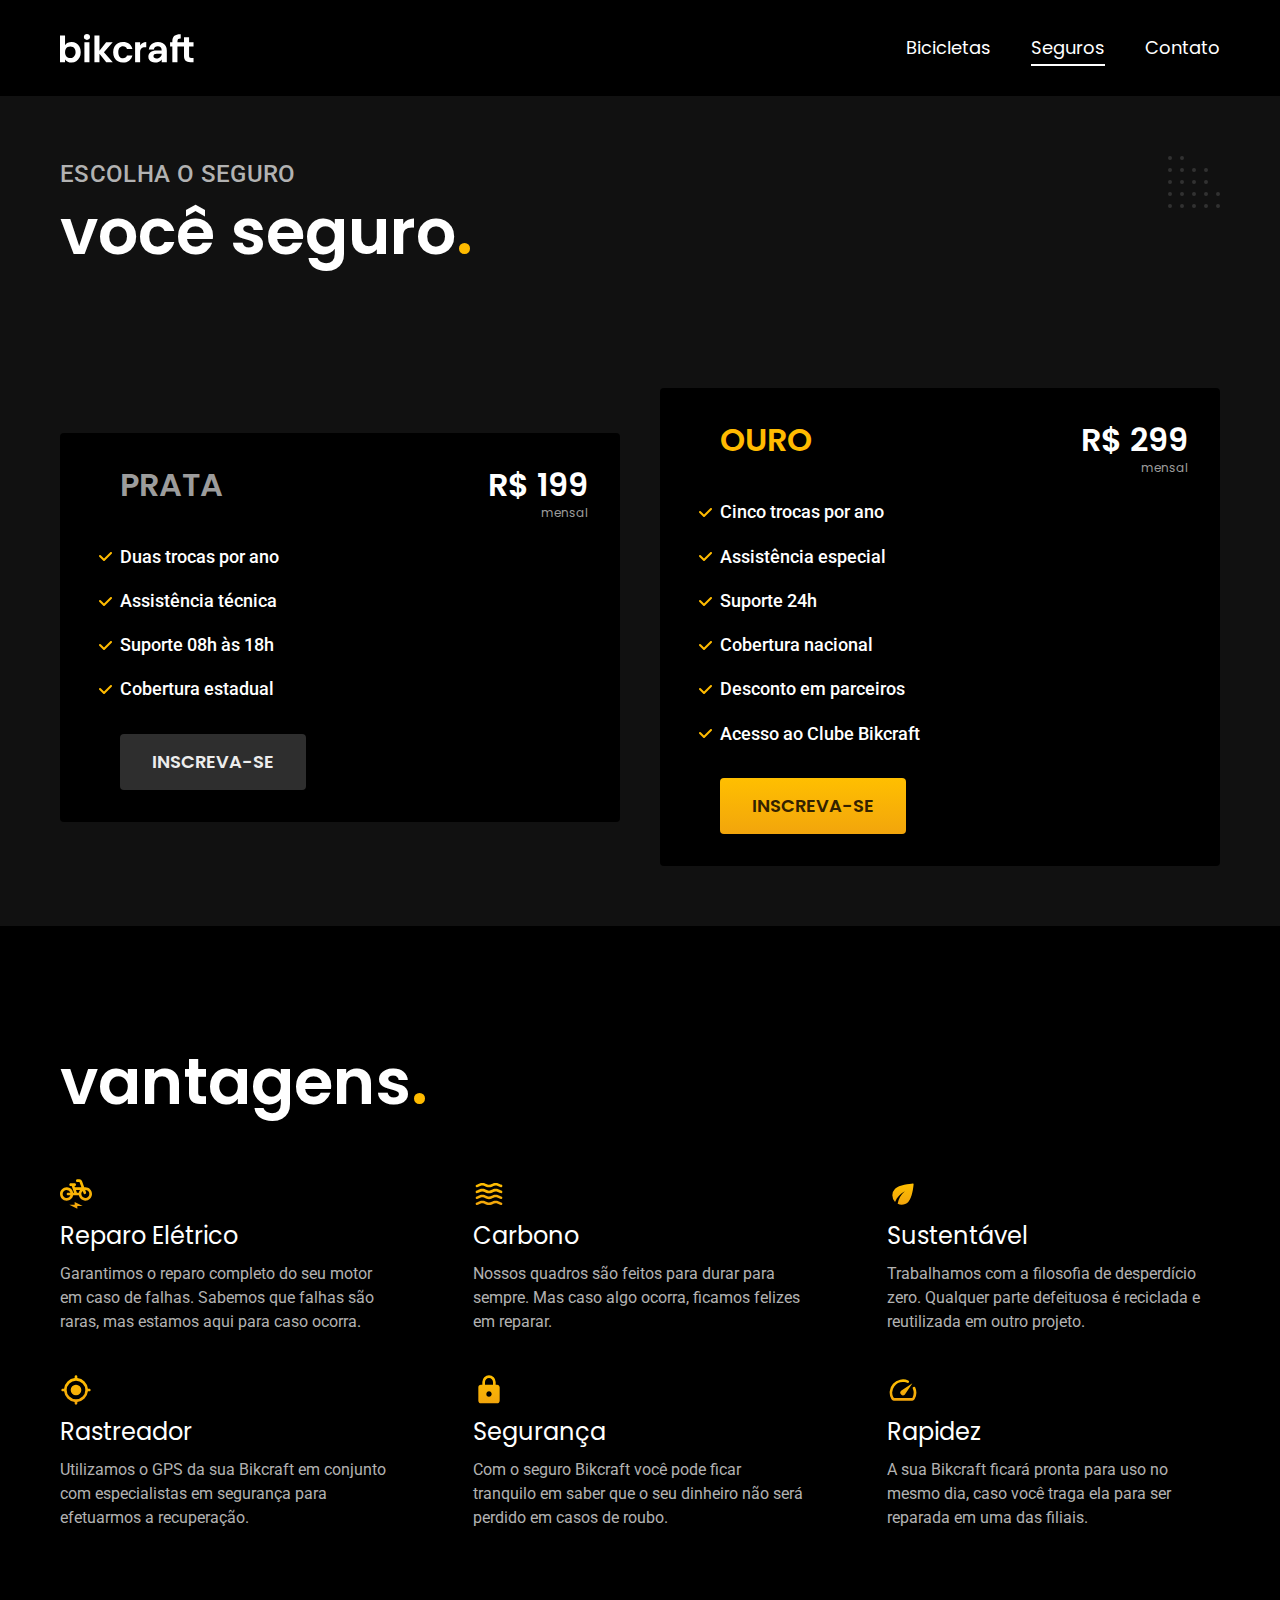
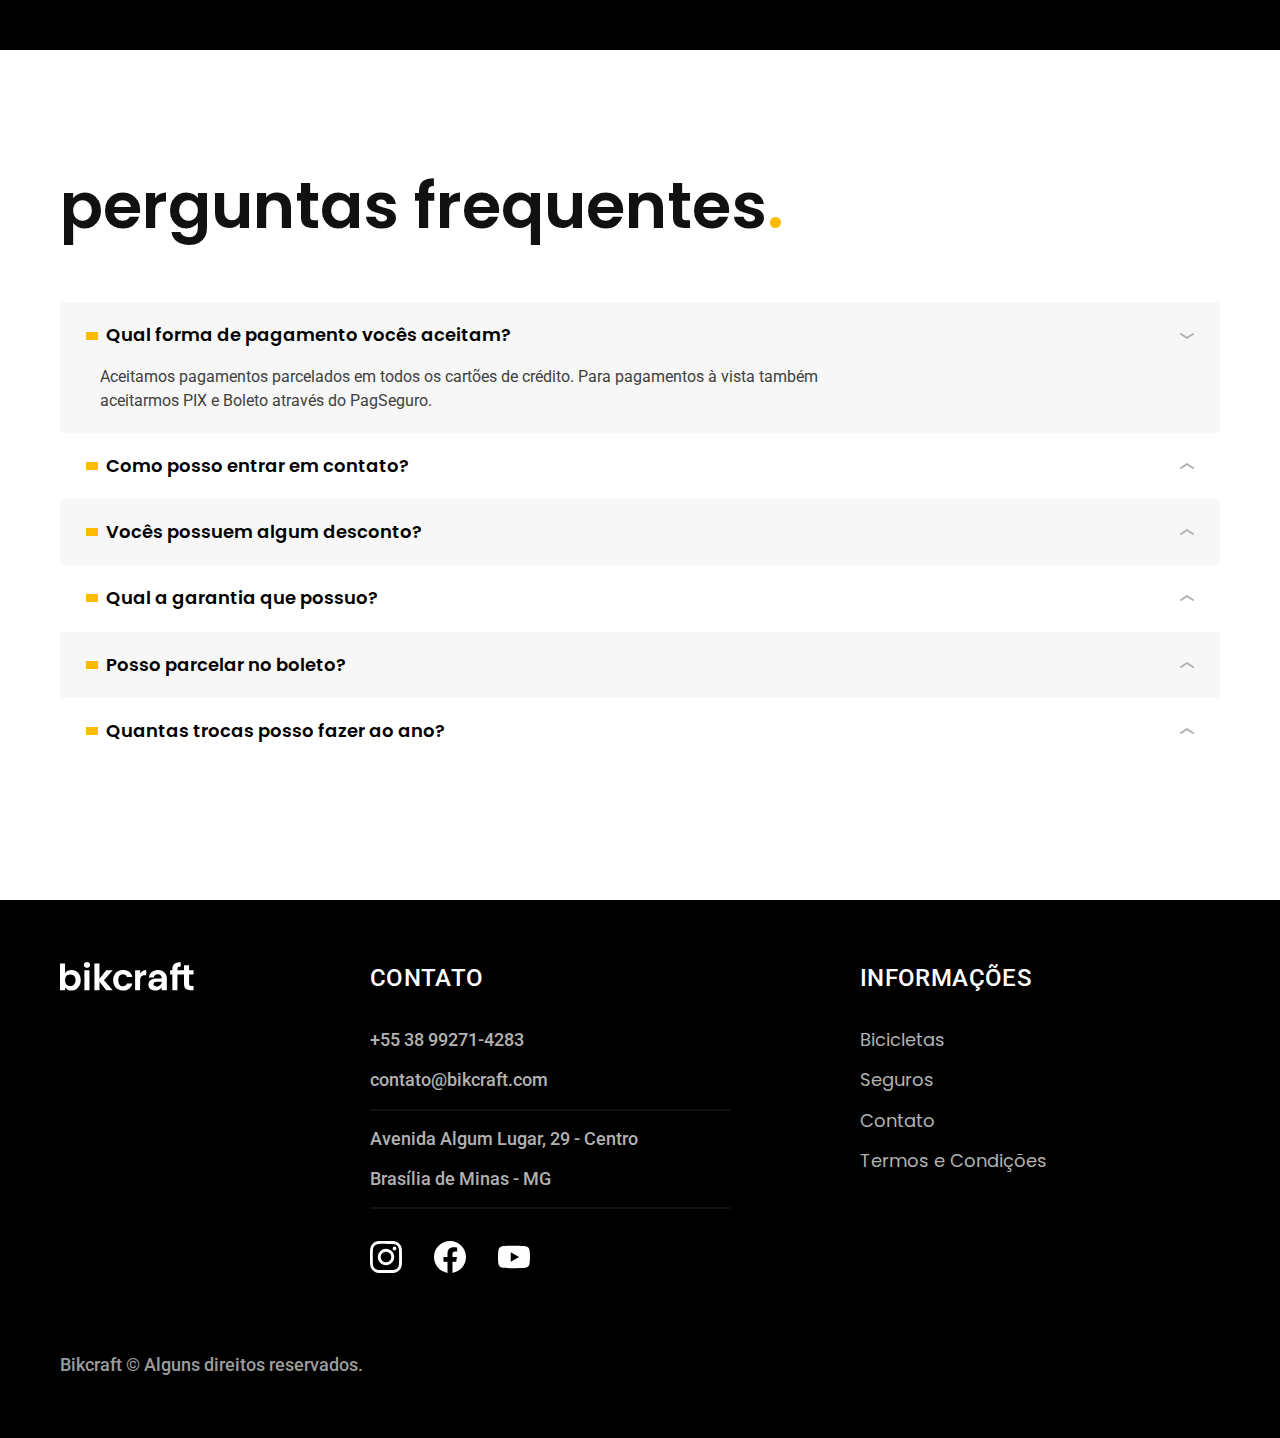
<file: seguros.html>
<!DOCTYPE html>
<html lang="pt-br">

<head>
  <meta charset="UTF-8">
  <meta name="viewport" content="width=device-width, initial-scale=1.0">

  <title>Seguros | Bikcraft</title>
  <meta name="description" content="Seguros.">

  <link rel="icon" href="./favicon.svg" type="image/svg+xml">
  <link rel="preload" href="./css/style.min.css" as="style">
  <link rel="stylesheet" href="./css/style.min.css">

  <script>document.documentElement.classList.add('js');</script>

  <link rel="preconnect" href="https://fonts.googleapis.com">
  <link rel="preconnect" href="https://fonts.gstatic.com" crossorigin>
  <link href="https://fonts.googleapis.com/css2?family=Merriweather:ital,wght@1,900&family=Poppins:wght@400;600&family=Roboto:wght@400;500&display=swap" rel="stylesheet">
</head>

<body id="termos">
  <header class="header-bg">
    <div class="header container">
      <a href="./">
        <img src="./img/bikcraft.svg" width="136" height="32" alt="Bikcraft">
      </a>

      <nav aria-label="primaria">
        <ul class="header-menu font-1-m cor-0">
          <li><a href="./bicicletas.html">Bicicletas</a></li>
          <li><a href="./seguros.html">Seguros</a></li>
          <li><a href="./contato.html">Contato</a></li>
        </ul>
      </nav>
    </div>
  </header>

  <main class="seguros-bg">
    <div class="titulo-bg">
      <div class="titulo container">
        <p class="font-2-l-b cor-5">Escolha o seguro</p>
        <h1 class="font-1-xxl cor-0">você seguro<span class="cor-p1">.</span></h1>
      </div>
    </div>

    <div class="seguros container">

      <div class="seguros-item fadeInLeft" data-anime="200">
        <h3 class="font-1-xl cor-6">PRATA</h3>
        <span class="font-1-xl cor-0">R$ 199 <span class="font-1-xs cor-6">mensal</span></span>
        <ul class="font-2-m cor-0">
          <li>Duas trocas por ano</li>
          <li>Assistência técnica</li>
          <li>Suporte 08h às 18h</li>
          <li>Cobertura estadual</li>
        </ul>
        <a class="botao secundario" href="./orcamento.html?tipo=seguro&produto=prata">Inscreva-se</a>
      </div>

      <div class="seguros-item fadeInRight" data-anime="400">
        <h3 class="font-1-xl cor-p1">OURO</h3>
        <span class="font-1-xl cor-0">R$ 299 <span class="font-1-xs cor-6">mensal</span></span>
        <ul class="font-2-m cor-0">
          <li>Cinco trocas por ano</li>
          <li>Assistência especial</li>
          <li>Suporte 24h</li>
          <li>Cobertura nacional</li>
          <li>Desconto em parceiros</li>
          <li>Acesso ao Clube Bikcraft</li>
        </ul>
        <a class="botao" href="./orcamento.html?tipo=seguro&produto=ouro">Inscreva-se</a>
      </div>
    </div>
  </main>

  <article class="vantagens-bg">
    <div class="vantagens container">
      <h2 class="font-1-xxl cor-0">vantagens<span class="cor-p1">.</span></h2>
      <ul>
        <li>
          <img src="./img/icones/eletrica.svg" width="32" height="32" alt="">
          <h3 class="font-1-l cor-0">Reparo Elétrico</h3>
          <p class="font-2-s cor-5">Garantimos o reparo completo do seu motor em caso de falhas. Sabemos que falhas são raras, mas estamos aqui para caso ocorra.</p>
        </li>
        <li>
          <img src="./img/icones/carbono.svg" width="32" height="32" alt="">
          <h3 class="font-1-l cor-0">Carbono</h3>
          <p class="font-2-s cor-5">Nossos quadros são feitos para durar para sempre. Mas caso algo ocorra, ficamos felizes em reparar.</p>
        </li>
        <li>
          <img src="./img/icones/sustentavel.svg" width="32" height="32" alt="">
          <h3 class="font-1-l cor-0">Sustentável</h3>
          <p class="font-2-s cor-5">Trabalhamos com a filosofia de desperdício zero. Qualquer parte defeituosa é reciclada e reutilizada em outro projeto.</p>
        </li>
        <li>
          <img src="./img/icones/rastreador.svg" width="32" height="32" alt="">
          <h3 class="font-1-l cor-0">Rastreador</h3>
          <p class="font-2-s cor-5">Utilizamos o GPS da sua Bikcraft em conjunto com especialistas em segurança para efetuarmos a recuperação.</p>
        </li>
        <li>
          <img src="./img/icones/seguro.svg" width="32" height="32" alt="">
          <h3 class="font-1-l cor-0">Segurança</h3>
          <p class="font-2-s cor-5">Com o seguro Bikcraft você pode ficar tranquilo em saber que o seu dinheiro não será perdido em casos de roubo.</p>
        </li>
        <li>
          <img src="./img/icones/velocidade.svg" width="32" height="32" alt="">
          <h3 class="font-1-l cor-0">Rapidez</h3>
          <p class="font-2-s cor-5">A sua Bikcraft ficará pronta para uso no mesmo dia, caso você traga ela para ser reparada em uma das filiais.</p>
        </li>
      </ul>
    </div>
  </article>

  <article class="perguntas container">
    <h2 class="font-1-xxl">perguntas frequentes<span class="cor-p1">.</span></h2>

    <dl>
      <div>
        <dt><button class="font-1-m-b" aria-controls="pergunta1" aria-expanded="true">Qual forma de pagamento vocês aceitam?</button></dt>
        <dd id="pergunta1" class="font-2-s cor-9 ativa">Aceitamos pagamentos parcelados em todos os cartões de crédito. Para pagamentos à vista também aceitarmos PIX e Boleto através do PagSeguro.</dd>
      </div>
      <div>
        <dt><button class="font-1-m-b" aria-controls="pergunta2" aria-expanded="false">Como posso entrar em contato?</button></dt>
        <dd id="pergunta2" class="font-2-s cor-9">Aceitamos pagamentos parcelados em todos os cartões de crédito. Para pagamentos à vista também aceitarmos PIX e Boleto através do PagSeguro.</dd>
      </div>
      <div>
        <dt><button class="font-1-m-b" aria-controls="pergunta3" aria-expanded="false">Vocês possuem algum desconto?</button></dt>
        <dd id="pergunta3" class="font-2-s cor-9">Aceitamos pagamentos parcelados em todos os cartões de crédito. Para pagamentos à vista também aceitarmos PIX e Boleto através do PagSeguro.</dd>
      </div>
      <div>
        <dt><button class="font-1-m-b" aria-controls="pergunta4" aria-expanded="false">Qual a garantia que possuo?</button></dt>
        <dd id="pergunta4" class="font-2-s cor-9">Aceitamos pagamentos parcelados em todos os cartões de crédito. Para pagamentos à vista também aceitarmos PIX e Boleto através do PagSeguro.</dd>
      </div>
      <div>
        <dt><button class="font-1-m-b" aria-controls="pergunta5" aria-expanded="false">Posso parcelar no boleto?</button></dt>
        <dd id="pergunta5" class="font-2-s cor-9">Aceitamos pagamentos parcelados em todos os cartões de crédito. Para pagamentos à vista também aceitarmos PIX e Boleto através do PagSeguro.</dd>
      </div>
      <div>
        <dt><button class="font-1-m-b" aria-controls="pergunta6" aria-expanded="false">Quantas trocas posso fazer ao ano?</button></dt>
        <dd id="pergunta6" class="font-2-s cor-9">Aceitamos pagamentos parcelados em todos os cartões de crédito. Para pagamentos à vista também aceitarmos PIX e Boleto através do PagSeguro.</dd>
      </div>
    </dl>

  </article>

  <footer class="footer-bg">
    <div class="footer container">
      <img src="./img/bikcraft.svg" width="136" height="32" alt="Bikcraft">
      <div class="footer-contato">
        <h3 class="font-2-l-b cor-0">Contato</h3>
        <ul class="font-2-m cor-5">
          <li><a href="tel:+5538992714283">+55 38 99271-4283</a></li>
          <li><a href="mailto:contato@bikcraft.com">contato@bikcraft.com</a></li>
          <li>Avenida Algum Lugar, 29 - Centro</li>
          <li>Brasília de Minas - MG</li>
        </ul>
        <div class="footer-redes">
          <a href="./">
            <img src="./img/redes/instagram.svg" width="32" height="32" alt="Instagram">
          </a>
          <a href="./">
            <img src="./img/redes/facebook.svg" width="32" height="32" alt="Facebook">
          </a>
          <a href="./">
            <img src="./img/redes/youtube.svg" width="32" height="32" alt="Youtube">
          </a>
        </div>
      </div>
      <div class="footer-informacoes">
        <h3 class="font-2-l-b cor-0">Informações</h3>
        <nav>
          <ul class="font-1-m cor-5">
            <li><a href="./bicicletas.html">Bicicletas</a></li>
            <li><a href="./seguros.html">Seguros</a></li>
            <li><a href="./contato.html">Contato</a></li>
            <li><a href="./termos.html">Termos e Condições</a></li>
          </ul>
        </nav>
      </div>
      <p class="footer-copy font-2-m cor-6">Bikcraft © Alguns direitos reservados.</p>
    </div>
    <script type="text/javascript">
      (function () {
        var options = {
          whatsapp: "+5538992714283", // WhatsApp number (Substitua pleo seu WhatsApp - Composto Código País + DDD + Número do Telefone)
          call_to_action: "Olá, como podemos ajudá-lo?", // Call to action
          button_color: "#ffbb00", // Color of button
          position: "right", // Position may be 'right' or 'left'
          order: "whatsapp", // Order of buttons
        };
        var proto = 'https:', host = "getbutton.io", url = proto + '//static.' + host;
        var s = document.createElement('script');
        s.type = 'text/javascript';
        s.async = true;
        s.src = url + '/widget-send-button/js/init.js';
        s.onload = function () {
          WhWidgetSendButton.init(host, proto, options);
        };
        var x = document.getElementsByTagName('script')[0];
        x.parentNode.insertBefore(s, x);
      })();
    </script>
    <script src="./js/plugins/simple-anime.js"></script>
    <script src="./js/script.js"></script>
  </footer>
</body>

</html>
</file>
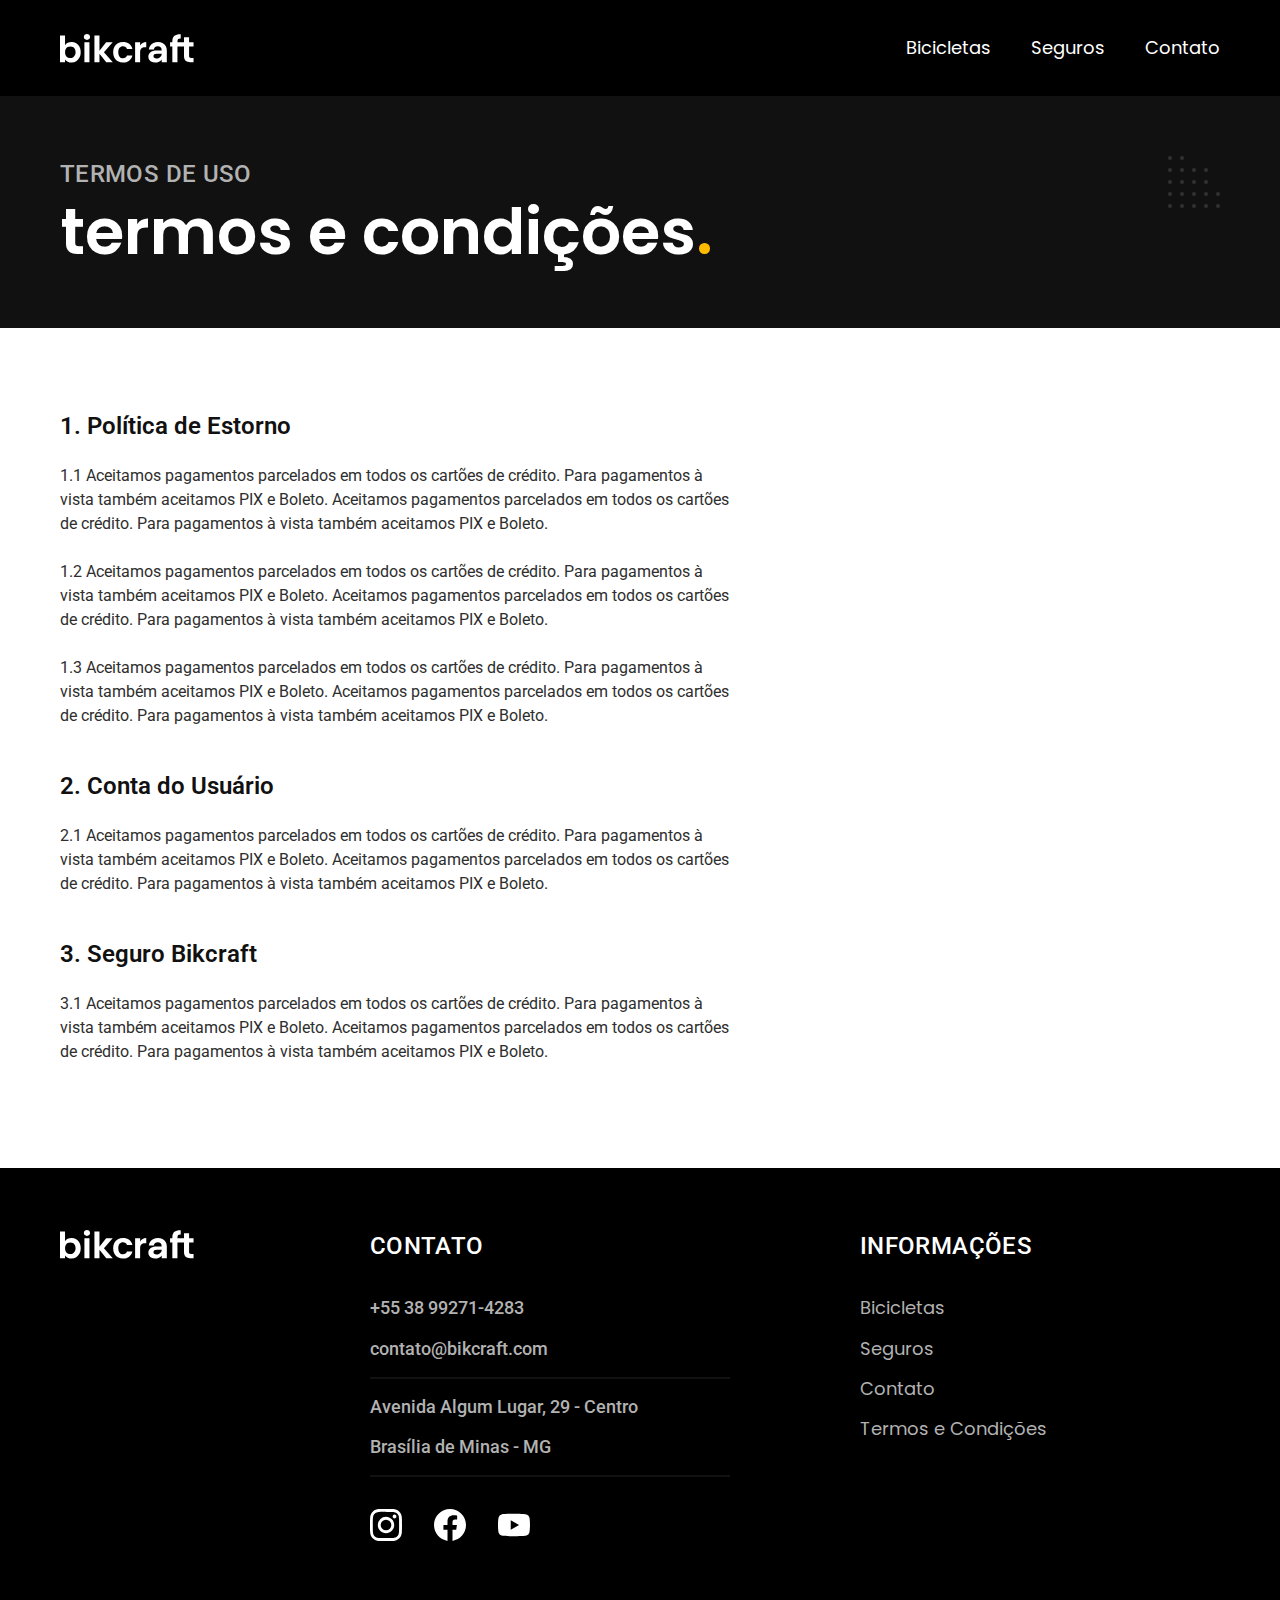
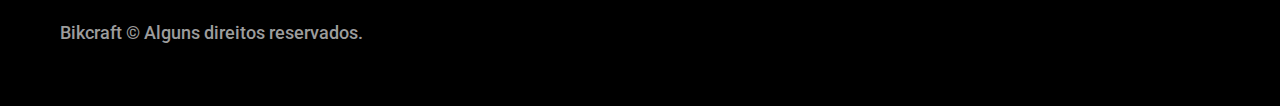
<file: termos.html>
<!DOCTYPE html>
<html lang="pt-br">

<head>
  <meta charset="UTF-8">
  <meta name="viewport" content="width=device-width, initial-scale=1.0">

  <title>Termos e Condições | Bikcraft</title>
  <meta name="description" content="Termos e Condições.">

  <link rel="icon" href="./favicon.svg" type="image/svg+xml">
  <link rel="preload" href="./css/style.min.css" as="style">
  <link rel="stylesheet" href="./css/style.min.css">

  <script>document.documentElement.classList.add('js');</script>

  <link rel="preconnect" href="https://fonts.googleapis.com">
  <link rel="preconnect" href="https://fonts.gstatic.com" crossorigin>
  <link href="https://fonts.googleapis.com/css2?family=Merriweather:ital,wght@1,900&family=Poppins:wght@400;600&family=Roboto:wght@400;500&display=swap" rel="stylesheet">
</head>

<body id="termos">
  <header class="header-bg">
    <div class="header container">
      <a href="./">
        <img src="./img/bikcraft.svg" width="136" height="32" alt="Bikcraft">
      </a>

      <nav aria-label="primaria">
        <ul class="header-menu font-1-m cor-0">
          <li><a href="./bicicletas.html">Bicicletas</a></li>
          <li><a href="./seguros.html">Seguros</a></li>
          <li><a href="./contato.html">Contato</a></li>
        </ul>
      </nav>
    </div>
  </header>

  <main>
    <div class="titulo-bg">
      <div class="titulo container">
        <p class="font-2-l-b cor-5">Termos de Uso</p>
        <h1 class="font-1-xxl cor-0">termos e condições<span class="cor-p1">.</span></h1>
      </div>
    </div>

    <div class="termos font-2-s cor-10 container">
      <h2 class="font-1-1 cor-11">1. Política de Estorno</h2>
      <p>1.1 Aceitamos pagamentos parcelados em todos os cartões de crédito. Para pagamentos à vista também aceitamos PIX e Boleto. Aceitamos pagamentos parcelados em todos os cartões de crédito. Para pagamentos à vista também aceitamos PIX e Boleto.</p>
      <p>1.2 Aceitamos pagamentos parcelados em todos os cartões de crédito. Para pagamentos à vista também aceitamos PIX e Boleto. Aceitamos pagamentos parcelados em todos os cartões de crédito. Para pagamentos à vista também aceitamos PIX e Boleto.</p>
      <p>1.3 Aceitamos pagamentos parcelados em todos os cartões de crédito. Para pagamentos à vista também aceitamos PIX e Boleto. Aceitamos pagamentos parcelados em todos os cartões de crédito. Para pagamentos à vista também aceitamos PIX e Boleto.</p>
      <h2 class="font-1-1 cor-11">2. Conta do Usuário</h2>
      <p>2.1 Aceitamos pagamentos parcelados em todos os cartões de crédito. Para pagamentos à vista também aceitamos PIX e Boleto. Aceitamos pagamentos parcelados em todos os cartões de crédito. Para pagamentos à vista também aceitamos PIX e Boleto.</p>
      <h2 class="font-1-1 cor-11">3. Seguro Bikcraft</h2>
      <p>3.1 Aceitamos pagamentos parcelados em todos os cartões de crédito. Para pagamentos à vista também aceitamos PIX e Boleto. Aceitamos pagamentos parcelados em todos os cartões de crédito. Para pagamentos à vista também aceitamos PIX e Boleto.</p>
    </div>
  </main>

  <footer class="footer-bg">
    <div class="footer container">
      <img src="./img/bikcraft.svg" width="136" height="32" alt="Bikcraft">
      <div class="footer-contato">
        <h3 class="font-2-l-b cor-0">Contato</h3>
        <ul class="font-2-m cor-5">
          <li><a href="tel:+5538992714283">+55 38 99271-4283</a></li>
          <li><a href="mailto:contato@bikcraft.com">contato@bikcraft.com</a></li>
          <li>Avenida Algum Lugar, 29 - Centro</li>
          <li>Brasília de Minas - MG</li>
        </ul>
        <div class="footer-redes">
          <a href="./">
            <img src="./img/redes/instagram.svg" width="32" height="32" alt="Instagram">
          </a>
          <a href="./">
            <img src="./img/redes/facebook.svg" width="32" height="32" alt="Facebook">
          </a>
          <a href="./">
            <img src="./img/redes/youtube.svg" width="32" height="32" alt="Youtube">
          </a>
        </div>
      </div>
      <div class="footer-informacoes">
        <h3 class="font-2-l-b cor-0">Informações</h3>
        <nav>
          <ul class="font-1-m cor-5">
            <li><a href="./bicicletas.html">Bicicletas</a></li>
            <li><a href="./seguros.html">Seguros</a></li>
            <li><a href="./contato.html">Contato</a></li>
            <li><a href="./termos.html">Termos e Condições</a></li>
          </ul>
        </nav>
      </div>
      <p class="footer-copy font-2-m cor-6">Bikcraft © Alguns direitos reservados.</p>
    </div>
    <script type="text/javascript">
      (function () {
        var options = {
          whatsapp: "+5538992714283", // WhatsApp number (Substitua pleo seu WhatsApp - Composto Código País + DDD + Número do Telefone)
          call_to_action: "Olá, como podemos ajudá-lo?", // Call to action
          button_color: "#ffbb00", // Color of button
          position: "right", // Position may be 'right' or 'left'
          order: "whatsapp", // Order of buttons
        };
        var proto = 'https:', host = "getbutton.io", url = proto + '//static.' + host;
        var s = document.createElement('script');
        s.type = 'text/javascript';
        s.async = true;
        s.src = url + '/widget-send-button/js/init.js';
        s.onload = function () {
          WhWidgetSendButton.init(host, proto, options);
        };
        var x = document.getElementsByTagName('script')[0];
        x.parentNode.insertBefore(s, x);
      })();
    </script>
  </footer>
</body>

</html>
</file>
<file: css/style.min.css>
body{margin:0;font-family:Arial,Helvetica,sans-serif;color:#111}blockquote,dd,h1,h2,h3,h4,p,ul{margin:0}ul{padding:0;list-style:none}a{text-decoration:none;color:inherit}img{max-width:100%;height:auto;display:block}img[src$=".jpg"]{border-radius:4px}.font-1-xs{font:400 0.75rem/1.35 Poppins,sans-serif}.font-2-xs{font:400 0.875rem/1.43 Roboto,sans-serif}.font-1-s{font:400 1rem/1.5 Poppins,sans-serif}.font-2-s{font:400 1rem/1.5 Roboto,sans-serif}.font-1-m,.font-1-m-b{font:400 1.125rem/1.35 Poppins,sans-serif}.font-1-m-b{font-weight:600}.font-2-m{font:500 1.125rem/1.35 Roboto,sans-serif}.font-1-l{font:400 1.5rem/1.5 Poppins,sans-serif}.font-2-l,.font-2-l-b{font:400 1.5rem/1.5 Roboto,sans-serif}.font-2-l-b{font-weight:500;letter-spacing:.015em;text-transform:uppercase}.font-1-xl{font:600 2rem/1.25 Poppins,sans-serif}.font-2-xl{font:500 2rem/1.25 Roboto,sans-serif}.font-1-xxl{font:600 4rem/1.125 Poppins,sans-serif}@media (max-width:1200px){.font-1-xxl{font-size:3rem}.font-2-l,.font-2-l-b{font-size:1.125rem}}@media (max-width:800px){.font-1-xxl{font-size:2rem}.font-1-xl,.font-2-xl{font-size:1.5rem}}:root{--cor-0:#ffffff;--cor-1:#f7f7f7;--cor-2:#ededed;--cor-3:#dedede;--cor-4:#cccccc;--cor-5:#b2b2b2;--cor-6:#9c9c9c;--cor-7:#717171;--cor-8:#595959;--cor-9:#404040;--cor-10:#2e2e2e;--cor-11:#111111;--cor-12:#000000;--cor-p1:#ffbb00;--cor-p2:#e4a30b;--cor-p3:#a66f00;--cor-p4:#664400;--cor-p5:#332200}.cor-0{color:var(--cor-0)}.cor-1{color:var(--cor-1)}.cor-2{color:var(--cor-2)}.cor-3{color:var(--cor-3)}.cor-4{color:var(--cor-4)}.cor-5{color:var(--cor-5)}.cor-6{color:var(--cor-6)}.cor-7{color:var(--cor-7)}.cor-8{color:var(--cor-8)}.cor-9{color:var(--cor-9)}.cor-10{color:var(--cor-10)}.cor-11{color:var(--cor-11)}.cor-12{color:var(--cor-12)}.cor-p1{color:var(--cor-p1)}.cor-p2{color:var(--cor-p2)}.cor-p3{color:var(--cor-p3)}.cor-p4{color:var(--cor-p4)}.cor-p5{color:var(--cor-p5)}.js .fadeInDown{transform:translate3d(0,-20px,0)}.js .fadeInUp{transform:translate3d(0,20px,0)}.js .fadeInRight{transform:translate3d(20px,0,0)}.js .fadeInLeft{transform:translate3d(-20px,0,0)}.js [data-anime]{opacity:0}.js .anime{opacity:1;transform:none;transition:transform .8s,opacity .8s}.header-bg{background-color:var(--cor-12)}.header{display:flex;flex-wrap:wrap;gap:20px;justify-content:space-between;align-items:center;padding-top:20px;padding-bottom:20px}.header-menu{display:flex;flex-wrap:wrap;gap:40px}.header-menu a{display:inline-block;padding:16px 0;position:relative}.header-menu a:after{content:"";display:block;height:2px;width:0;background:var(--cor-0);margin-top:4px;transition:.3s;position:absolute}.header-menu a.ativo::after,.header-menu a:hover::after{width:100%}@media (max-width:800px){.header-menu{gap:20px}.header-menu a{background:var(--cor-11);padding:12px 16px;border-radius:4px}.header-menu a:hover{background-color:var(--cor-10)}.header a:after{display:none}}@media (max-width:600px){.header-menu{gap:12px}.header-menu a{padding:8px 12px;font-size:14px}}.footer-bg{background-color:var(--cor-12)}.footer{display:grid;grid-template-columns:3fr 5fr 4fr;gap:40px;padding-top:60px;padding-bottom:60px}.footer h3{margin-bottom:32px}.footer-contato ul{margin-bottom:32px}.footer-contato li:nth-child(2n):after{content:"";display:block;max-width:360px;height:2px;background:var(--cor-11);margin-top:16px}.footer li{margin-bottom:16px}.footer-redes{display:flex;gap:32px}.footer a:hover{color:var(--cor-0)}.footer-copy{grid-column:1/-1;margin-top:40px}@media (max-width:800px){.footer>img{display:none}.footer{grid-template-columns:1fr 1fr}}@media (max-width:600px){.footer{grid-template-columns:1fr;gap:60px}.footer-copy{margin-top:0}}.container{box-sizing:border-box;max-width:1200px;padding-left:20px;padding-right:20px;margin-left:auto;margin-right:auto}.botao{display:inline-block;padding:16px 32px;background:linear-gradient(#ffbf00,#f2a50c);border-radius:4px;box-shadow:0 1px 2px rgba(0,0,0,.1);text-transform:uppercase;color:var(--cor-p5);font:600 1.125rem/1.35 Poppins,sans-serif;max-width:max-content;border:none;cursor:pointer}.botao:hover{background:linear-gradient(#ffb60d,#e59317)}.botao.secundario{background:var(--cor-10);color:var(--cor-2)}.botao.secundario:hover{background:var(--cor-9)}.botao.seta{display:flex;align-items:center}.botao.seta::after{content:"";display:inline-block;width:18px;height:10px;margin-left:12px;background:url("../img/icones/seta.svg");transition:transform .2s}.botao.seta:hover::after{transform:translateX(4px)}@media (max-width:600px){.botao{padding:12px 16px;font-size:1rem}}.link{display:inline-block;color:var(--cor-p1);font:500 1.5rem/1.5 Poppins,sans-serif;text-transform:uppercase}.link::after{content:"";display:block;width:100%;height:4px;background-color:currentColor}.link:hover{color:var(--cor-0)}.titulo-bg{padding-top:60px;padding-bottom:60px;background-color:var(--cor-11)}.titulo{background:url("../img/dec/top-right.svg") no-repeat top right 20px}.titulo p{margin-bottom:4px}@media (max-width:800px){.titulo-bg{padding-top:40px;padding-bottom:40px}.titulo p{font-size:1rem;text-transform:lowercase;font-weight:400}}.form{display:grid;grid-template-columns:1fr 1fr;gap:20px}.form label{display:block;font:400 1rem/1.5 Poppins,sans-serif;margin-bottom:4px}.form .col-2{grid-column:span 2}.form input[type=email],.form input[type=text],.form textarea{font:400 1rem/1.5 Roboto,sans-serif;background:var(--cor-1);border:1px solid var(--cor-2);padding:12px;border-radius:4px;width:100%;box-sizing:border-box}.form input[type=email]:focus,.form input[type=text]:focus,.form textarea:focus{outline:0;border-color:var(--cor-p1);background:var(--cor-0);box-shadow:0 0 0 2px #fea}@media (max-width:600px){.form{grid-template-columns:1fr}.form .col-2{grid-column:1}}.introducao-bg{background:var(--cor-12) url("../img/dec/bottom-left.svg") no-repeat bottom 160px left 20px;box-shadow:inset 0 -120px var(--cor-0)}.introducao{display:grid;grid-template-columns:1fr 1fr;gap:0 40px}.introducao-conteudo{align-self:end;padding-bottom:200px}.introducao img{width:100%;height:100%;object-fit:cover;border-radius:4px}.introducao h1{margin-bottom:32px}.introducao p{margin-bottom:20px}@media (max-width:800px){.introducao-bg{background:var(--cor-11);padding-top:40px;box-shadow:inset 0 -60px #fff}.introducao{grid-template-columns:1fr;gap:32px}.introducao-conteudo{padding-bottom:0}.introducao h1{margin-bottom:16px}.introducao img{height:300px;width:100%}}.tecnologia-bg{background-color:var(--cor-11);box-shadow:inset 0 80px var(--cor-0),inset 0 -80px var(--cor-0)}.tecnologia{display:grid;grid-template-columns:1fr 1fr;gap:40px}.tecnologia-imagem img{width:100%;height:100%;object-fit:cover;object-position:left}.tecnologia-conteudo{padding-top:160px;padding-bottom:160px}.tecnologia-conteudo>span{display:block;margin-bottom:20px}.tecnologia-conteudo h2{margin-bottom:32px}.tecnologia-conteudo>p{margin-bottom:20px}.tecnologia a{margin-bottom:80px}.tecnologia-vantagens{display:flex;gap:40px}.tecnologia-vantagens h3{margin-bottom:8px;width:max-content}.tecnologia-vantagens img{width:24px;margin-bottom:8px}@media (max-width:800px){.tecnologia-bg{box-shadow:initial}.tecnologia{grid-template-columns:1fr}.tecnologia-conteudo{padding-top:60px;padding-bottom:60px}.tecnologia-imagem{display:none}.tecnologia a{margin-bottom:60px}}@media (max-width:600px){.tecnologia-vantagens{flex-direction:column}}.parceiros{padding-top:60px;padding-bottom:120px}.parceiros h2{margin-bottom:60px}.parceiros ul{padding:0 20px;max-width:1400px;display:grid;grid-template-columns:repeat(4,1fr);margin:0 auto}.parceiros li{display:flex;padding:32px;border-left:2px solid var(--cor-2)}.parceiros img{margin:auto}.parceiros li:first-child,.parceiros li:nth-child(5){border-left:none}.parceiros li:nth-child(n+5){border-top:2px solid var(--cor-2)}@media (max-width:800px){.parceiros{padding-bottom:60px}.parceiros h2{margin-bottom:20px}.parceiros ul{grid-template-columns:repeat(2,1fr)}.parceiros li:nth-child(n+3){border-top:2px solid var(--cor-2)}.parceiros li:nth-child(odd){border-left:none}}.depoimento{display:grid;grid-template-columns:1fr 1fr;background-color:var(--cor-p1);overflow:hidden}.depoimento img{width:100%;height:100%;object-fit:cover;border-radius:0}.depoimento-conteudo{padding:40px 40px 80px 80px;align-self:end;background:url("../img/dec/bottom-right-p.svg") no-repeat bottom 40px right 40px}.depoimento-conteudo p{max-width:32ch;font-family:Merriweather,serif;font-style:italic;font-weight:900;margin-bottom:32px;position:relative}.depoimento p::after,.depoimento p::before{font-size:5rem;color:var(--cor-p2);position:absolute}.depoimento p::before{content:"“";left:-50px;top:-20px}.depoimento p::after{content:"”"}@media (min-width:1200px){.depoimento img{max-height:520px}}@media (max-width:800px){.depoimento{grid-template-columns:1fr;text-align:center}.depoimento img{max-height:200px}.depoimento-conteudo{padding:40px 20px;margin:auto}}.bicicletas-lista{padding-top:60px;padding-bottom:120px}.bicicletas-lista h2{margin-bottom:40px}.bicicletas-lista ul{display:flex;gap:40px;padding:0 20px 20px 20px;max-width:1400px;margin-left:auto;margin-right:auto;overflow-x:auto}#bicicleta .bicicletas-lista ul{padding:0 0 20px 0}.bicicletas-lista li{flex:1;min-width:280px}.bicicletas-lista a{display:block}.bicicletas-lista img{margin-bottom:16px}.bicicletas-lista h3{margin-bottom:8px;display:flex;align-items:center}.bicicletas-lista h3::before{content:"";display:inline-block;height:8px;width:12px;margin-right:8px;background-color:var(--cor-p1);transition:width .2s}.bicicletas-lista a:hover h3::before{width:24px}.bicicletas-lista li span{padding-left:20px}@media (max-width:800px){.bicicletas-lista{padding-bottom:60px}.bicicletas-lista ul{gap:20px}}.bicicletas-bg{background:linear-gradient(to right,var(--cor-0) 30%,var(--cor-11) 0)}.bicicletas{display:grid;grid-template-columns:1fr 1fr;gap:40px;padding-top:60px;padding-bottom:60px;background:url("../img/dec/top-right.svg") no-repeat top 40px right 20px}.bicicletas-imagem{display:grid}.bicicletas-imagem img{grid-area:1/1}.bicicletas-imagem span{grid-area:1/1;place-self:start end;margin-top:20px;background:var(--cor-12);display:inline-block;padding:8px 16px 8px 8px;border-radius:4px 0 0 4px}.bicicletas-conteudo{display:grid;grid-template-columns:1fr auto;align-content:start}.bicicletas h2,.bicicletas p{grid-column:1/-1}.bicicletas h2{margin-bottom:20px}.bicicletas h2::before{content:"";display:block;width:12px;height:8px;background-color:var(--cor-p1);margin-bottom:8px}.bicicletas p{margin-bottom:32px}.bicicletas a{place-self:end}.bicicletas li{display:flex;align-items:center}.bicicletas ul{display:grid;gap:16px}.bicicletas-conteudo img{width:24px;margin-right:8px}@media (max-width:800px){.bicicletas-bg{background:var(--cor-11)}.bicicletas{grid-template-columns:1fr;gap:20px;padding-top:40px;padding-bottom:40px}}@media (max-width:600px){.bicicletas-conteudo{grid-template-columns:1fr}.bicicletas ul{font-size:1rem;grid-template-columns:1fr 1fr;margin-bottom:32px}.bicicletas a{place-self:start}}.bicicleta{display:grid;grid-template-columns:1fr 1fr;align-items:start;gap:40px;padding-top:60px;padding-bottom:60px}#bicicleta .titulo p{text-transform:uppercase}.bicicleta-imagens{display:flex;flex-wrap:wrap;gap:20px}.bicicleta-imagens img{flex:1;min-width:200px}.bicicleta-imagens img:first-child{min-width:100%}.bicicleta-conteudo>p{margin-bottom:32px}.bicicleta-comprar{display:grid;grid-template-columns:max-content auto;align-items:center;justify-items:start;gap:8px 12px;margin-bottom:40px}.bicicleta-comprar a{grid-row:span 2}.bicicleta-comprar span{display:flex;align-items:center;background-color:var(--cor-12);gap:8px;padding:4px 8px;border-radius:4px}.bicicleta-conteudo h2{text-transform:uppercase;letter-spacing:.015em;margin-bottom:12px}.bicicleta-ficha,.bicicleta-informacoes{padding:32px;background-color:var(--cor-12);border-radius:4px}.bicicleta-informacoes{margin-bottom:40px;display:grid;grid-template-columns:1fr 1fr;gap:32px}.bicicleta-informacoes img{width:24px;margin-bottom:8px}.bicicleta-informacoes h3{margin-bottom:8px}.bicicleta-ficha li{padding:4px 0;display:flex;justify-content:space-between;border-bottom:1px solid var(--cor-11)}.bicicleta-ficha li:last-child{border-bottom:none}.bicicleta-ficha span{color:var(--cor-6)}@media (max-width:800px){.bicicleta{grid-template-columns:1fr;padding-top:40px;padding-bottom:40px}.bicicleta-imagens{grid-row:2}}@media (max-width:400px){.bicicleta-informacoes{grid-template-columns:1fr}.bicicleta-comprar{grid-template-columns:1fr}}.seguro-bg{background-color:var(--cor-11);box-shadow:inset 0 120px var(--cor-0),inset 0 -120px var(--cor-12)}.seguro{display:grid;grid-template-columns:1fr 1fr;gap:40px}.seguro-imagem img{width:100%;height:100%;object-fit:cover}.seguro-conteudo{padding-top:180px;padding-bottom:180px}.seguro h2{margin-bottom:32px}.seguro p{margin-bottom:20px}@media (max-width:800px){.seguro-bg{box-shadow:inset 0 -60px var(--cor-12)}.seguro{grid-template-columns:1fr}.seguro-conteudo{grid-row:1;padding-top:40px;padding-bottom:0}}.seguros-bg{background:var(--cor-11)}.seguros{padding-top:60px;padding-bottom:60px;display:grid;grid-template-columns:1fr 1fr;gap:40px;align-items:center}#seguros .seguros{padding-top:0}.seguros h2{grid-column:1/-1}.seguros-item{background-color:var(--cor-12);padding:32px 32px 32px 60px;display:grid;grid-template-columns:1fr auto;border-radius:4px}.seguros-item h3{margin-bottom:40px}.seguros-item span{grid-column:2;display:block;text-align:right}.seguros-item ul{grid-column:1/-1;margin-bottom:32px}.seguros-item li{display:flex;align-items:center;position:relative}.seguros-item li+li{margin-top:20px}.seguros-item li::before{content:"";display:inline-block;width:13px;height:9px;background-image:url("../img/icones/lista.svg");position:absolute;left:-21px}.seguros-item a{grid-column:1/-1}@media (max-width:800px){.seguros{grid-template-columns:1fr}}.vantagens-bg{background-color:var(--cor-12)}.vantagens{padding-top:120px;padding-bottom:120px}.vantagens h2{margin-bottom:60px}.vantagens ul{display:grid;grid-template-columns:repeat(auto-fit,minmax(280px,max-content));gap:40px 80px}.vantagens h3,.vantagens img{margin-bottom:8px}@media (max-width:800px){.vantagens{padding-top:60px;padding-bottom:60px}.vantagens h2{margin-bottom:40px}.vantagens ul{gap:20px}}.perguntas{padding-top:120px;padding-bottom:120px}.perguntas h2{margin-bottom:60px}.perguntas dl>div{padding:20px;border-radius:4px}.perguntas dl>div:nth-child(odd){background-color:var(--cor-1)}.perguntas button{display:grid;grid-template-columns:auto 1fr auto;align-items:center;gap:8px;cursor:pointer;border:none;background:0 0;width:100%;text-align:left}.perguntas button::before{content:"";display:inline-block;width:12px;height:8px;background-color:var(--cor-p1)}.perguntas button::after{content:"";display:inline-block;width:14px;height:6px;background:url("../img/icones/seta-abrir.svg");transition:.3s}.perguntas button:hover::after,.perguntas button[aria-expanded=true]::after{transform:rotate(180deg)}.js .perguntas dd{display:none}.js .perguntas dd.ativa{display:block}.perguntas dd{padding-left:20px;padding-top:16px;max-width:80ch}@media (max-width:800px){.perguntas{padding-top:60px;padding-bottom:60px}.perguntas h2{margin-bottom:40px}}#contato{background:linear-gradient(var(--cor-11) 600px,var(--cor-1) 0)}.contato{display:grid;grid-template-columns:5fr 7fr}.contato-dados,.contato-formulario{padding:60px;box-shadow:0 1px 2px rgba(0,0,0,.1)}.contato-dados{border-radius:5px 0 0 5px;background:var(--cor-12) url("../img/dec/bottom-left.svg") no-repeat bottom 20px left 20px}.contato-formulario{border-radius:0 5px 5px 0;background:var(--cor-0) url("../img/dec/bottom-right.svg") no-repeat bottom 20px right 20px}.contato-dados h2{margin-bottom:60px}.contato-endereco{margin-bottom:32px;padding-left:28px;background:url("../img/icones/local.svg") no-repeat 0 2px}.contato-endereco p{margin-bottom:8px}.contato-meios a{display:block;max-width:max-content;margin-bottom:8px;padding-left:28px}.contato-meios a:hover{color:var(--cor-0)}.contato-meios a:first-child{background:url("../img/icones/email.svg") no-repeat 0 2px}.contato-meios a:nth-child(2){margin-bottom:32px}.contato-meios a:nth-child(3){background:url("../img/icones/telefone.svg") no-repeat 0 2px;margin-bottom:60px}.contato-redes{display:flex;gap:32px;padding-left:28px}@media (max-width:800px){.contato{grid-template-columns:1fr}.contato-dados,.contato-formulario{padding:20px}.contato-dados{border-radius:5px 5px 0 0;background:var(--cor-12)}.contato-formulario{border-radius:0 0 5px 5px}.contato-dados h2,.contato-meios a:nth-child(3){margin-bottom:32px}.contato-redes{margin-bottom:12px}}.lojas{display:grid;grid-template-columns:1fr 1fr;gap:0 40px;padding-top:120px;padding-bottom:120px}.lojas h2{grid-column:1/-1;margin-bottom:60px}.lojas img{border-radius:4px 4px 0 0}.lojas-item{border-radius:4px;background:var(--cor-0);box-shadow:0 1px 2px rgba(0,0,0,.1)}.lojas-conteudo{display:grid;grid-template-columns:1fr 1fr;gap:32px 16px;padding:32px}.lojas-conteudo h3,.lojas-tempo{grid-column:1/-1}.lojas-dados{display:grid;gap:8px;border-left:2px solid var(--cor-2);padding-left:12px}.lojas-tempo{display:flex;align-items:center;gap:8px}@media (max-width:800px){.lojas{gap:20px;padding-top:60px;padding-bottom:60px}.lojas h2{margin-bottom:32px}.lojas-conteudo{grid-template-columns:1fr}}@media (max-width:600px){.lojas{grid-template-columns:1fr}}#orcamento{background:linear-gradient(var(--cor-11) 600px,var(--cor-1) 0)}.orcamento{display:grid;grid-template-columns:5fr 7fr;padding-bottom:120px}.orcamento h2{text-transform:uppercase;position:relative;display:flex;align-items:center}.orcamento h2::before{content:"";display:inline-block;width:4px;height:8px;background-color:var(--cor-p1);position:absolute;left:-12px}.orcamento-dados,.orcamento-produto{padding:60px;box-shadow:0 1px 2px rgba(0,0,0,.1)}.orcamento-produto{border-radius:5px 0 0 5px;background:var(--cor-12) url("../img/dec/bottom-left.svg") no-repeat bottom 20px left 20px;display:grid;grid-template-columns:1fr 1fr;gap:20px;align-content:start}.orcamento-produto>*{grid-column:1/-1}.orcamento-produto>label{grid-column:initial}.orcamento-produto label{font:400 1rem/1.5 Poppins,sans-serif;color:var(--cor-4);background-color:var(--cor-10);padding:12px 16px;border-radius:4px;cursor:pointer;display:grid;grid-template-columns:auto 1fr auto;align-items:center;border:1px solid var(--cor-10)}.orcamento-produto input:checked+label{background:var(--cor-0);color:var(--cor-11)}.orcamento-produto label::before{content:"";display:inline-block;box-sizing:border-box;width:12px;height:12px;border:1px solid var(--cor-6);border-radius:50%;margin-right:8px}.orcamento-produto input:checked+label::before{border-color:var(--cor-7);box-shadow:inset 0 0 0 3px var(--cor-0),inset 0 0 0 6px var(--cor-7)}.orcamento-produto label:hover{background-color:var(--cor-9);border-color:var(--cor-9)}.orcamento-produto input:focus+label{box-shadow:0 0 0 2px var(--cor-p1);border-color:var(--cor-12)}.orcamento-produto label span{display:none}.orcamento-produto input:checked+label span{display:inline-block}.orcamento-produto input{opacity:0;position:absolute;pointer-events:none}.orcamento-dados{border-radius:0 5px 5px 0;background:var(--cor-0) url("../img/dec/bottom-right.svg") no-repeat bottom 20px right 20px}.orcamento-conteudo{display:none}.orcamento-conteudo h2,.orcamento-dados h2:nth-of-type(n+2){margin-top:20px}#bikcraft:checked~#orcamento-bikcraft,#seguro:checked~#orcamento-seguro{display:grid;gap:20px}.orcamento-detalhes{display:none;background:var(--cor-0);padding:20px;grid-template-columns:1fr 1fr;border-radius:4px;align-items:center}.orcamento-detalhes li{display:flex;align-items:center;margin-bottom:8px}.orcamento-detalhes li img{width:16px;margin-right:8px}.orcamento-produto input:checked+label+.orcamento-detalhes{display:grid}@media (max-width:1200px){.orcamento-dados,.orcamento-produto{padding:32px}}@media (max-width:800px){.orcamento{grid-template-columns:1fr}.orcamento-produto{border-radius:5px 5px 0 0;background:var(--cor-12)}.orcamento-dados{border-radius:0 0 5px 5px}}@media (max-width:400px){.orcamento-produto{grid-template-columns:1fr}}.termos{padding-top:80px;padding-bottom:80px}.termos h2{font-weight:600;margin-bottom:20px}.termos p+h2{margin-top:40px}.termos p{max-width:75ch;margin-bottom:24px}
</file>
